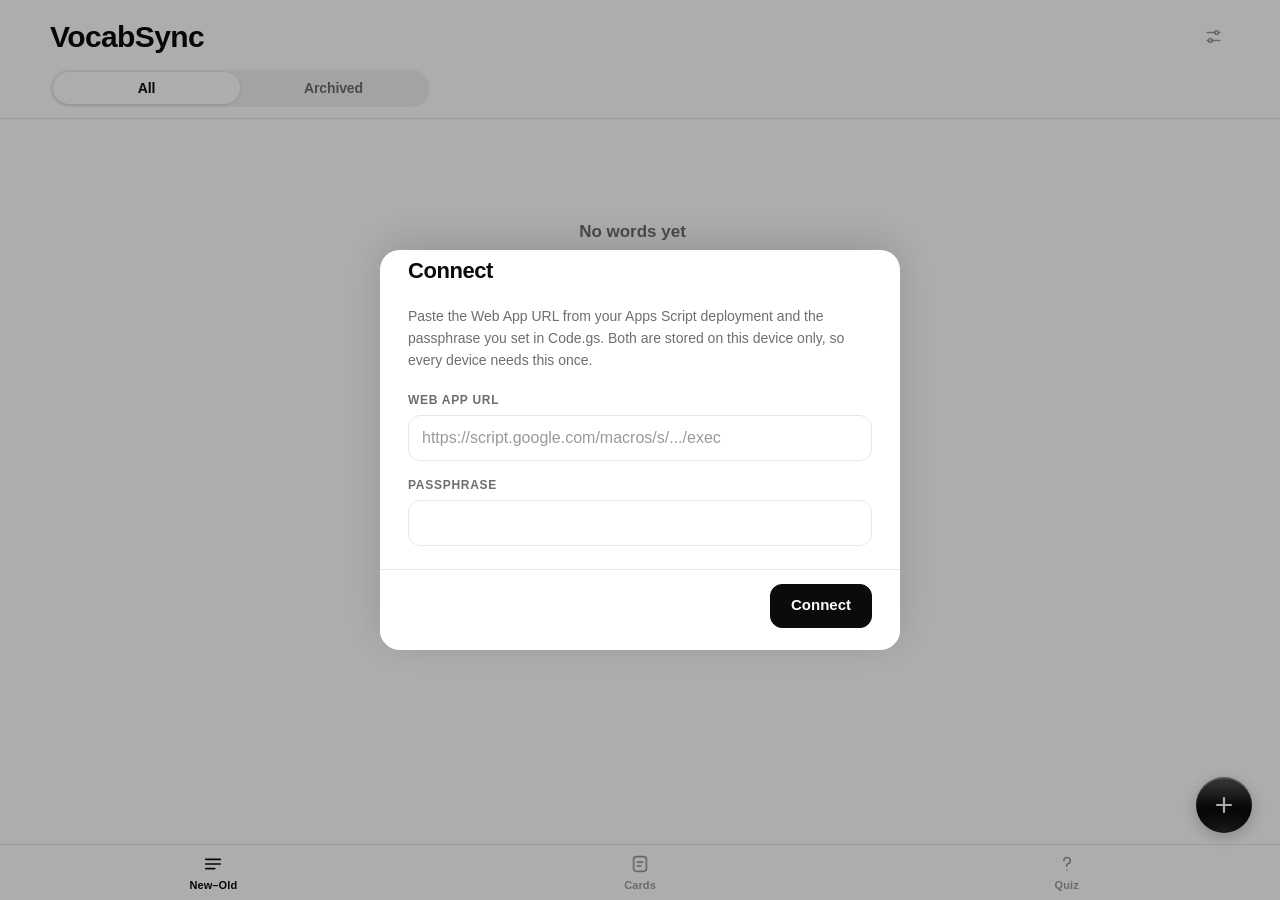
<file: index.html>
<!doctype html>
<html lang="en">
<head>
  <meta charset="utf-8">
  <!-- maximum-scale/user-scalable hold in the installed Home Screen app; iOS
       Safari ignores them by design and keeps pinch zoom available. -->
  <meta name="viewport"
        content="width=device-width, initial-scale=1, maximum-scale=1, user-scalable=no, viewport-fit=cover">
  <meta http-equiv="Content-Security-Policy"
        content="default-src 'self'; connect-src 'self' https://script.google.com https://script.googleusercontent.com; img-src 'self' data:; style-src 'self'; script-src 'self'; base-uri 'none'; form-action 'none'">

  <title>VocabSync</title>
  <meta name="description" content="A minimal vocabulary notebook synced through Google Sheets.">

  <!-- Theme follows the device setting; no in-app toggle by design. -->
  <meta name="color-scheme" content="light dark">
  <meta name="theme-color" content="#ffffff" media="(prefers-color-scheme: light)">
  <meta name="theme-color" content="#202020" media="(prefers-color-scheme: dark)">

  <!-- iOS standalone web app -->
  <meta name="apple-mobile-web-app-capable" content="yes">
  <meta name="mobile-web-app-capable" content="yes">
  <meta name="apple-mobile-web-app-status-bar-style" content="default">
  <meta name="apple-mobile-web-app-title" content="VocabSync">

  <link rel="manifest" href="./manifest.json">
  <link rel="icon" href="./icons/icon.svg" type="image/svg+xml">
  <link rel="apple-touch-icon" href="./icons/icon-180.png">

  <link rel="stylesheet" href="./css/theme.css">
  <link rel="stylesheet" href="./css/layout.css">
  <link rel="stylesheet" href="./css/components.css">
  <link rel="stylesheet" href="./css/animations.css">
</head>
<body>

  <header class="app-header">
    <div class="app-header__inner">
      <div class="app-header__bar">
        <h1 class="app-header__title">VocabSync</h1>

        <div class="app-header__tools">
          <button class="header-action" id="settings-button" type="button" aria-label="Connection settings">
            <svg viewBox="0 0 24 24" aria-hidden="true" focusable="false">
              <path d="M4 7h10M18 7h2M4 17h2M10 17h10" />
              <circle cx="16" cy="7" r="2.4" />
              <circle cx="8" cy="17" r="2.4" />
            </svg>
          </button>
        </div>
      </div>

      <!-- Every live word, or the ones put aside. The pill
           behind the selected tab slides between them. -->
      <div class="filter" id="filter" role="tablist" aria-label="Show">
        <span class="filter__indicator" aria-hidden="true"></span>
        <button class="filter__tab" type="button" role="tab" data-filter="all">All</button>
        <button class="filter__tab filter__tab--archived" type="button" role="tab" data-filter="archived">Archived</button>
      </div>
    </div>
  </header>

  <main class="app-main">
    <ul class="word-list" id="word-list" aria-label="Saved words"></ul>

    <!-- The same words one screen at a time, shuffled; see js/cards.js. -->
    <div class="cards" id="cards" aria-label="Cards, shuffled" hidden></div>

    <!-- Quiz home: what is waiting, and the way in. -->
    <section class="quiz-home" id="quiz-home" hidden>
      <p class="quiz-home__label">Ready now</p>
      <p class="quiz-home__count" id="quiz-ready">0</p>
      <p class="quiz-home__meta">
        <span class="quiz-home__unknown" id="quiz-unknown"></span>
        <span class="quiz-home__new" id="quiz-new"></span>
      </p>

      <button class="button quiz-home__start" id="quiz-start" type="button">Start quiz</button>

      <div class="quiz-home__progress" id="quiz-progress">
        <p class="quiz-home__caption">Progress</p>
        <div class="bar" id="quiz-bar">
          <span class="bar__part bar__part--new" id="bar-new"></span>
          <span class="bar__part bar__part--learning" id="bar-learning"></span>
          <span class="bar__part bar__part--solid" id="bar-solid"></span>
        </div>
        <p class="quiz-home__legend">
          <span class="quiz-home__key quiz-home__key--new" id="legend-new"></span>
          <span class="quiz-home__key quiz-home__key--learning" id="legend-learning"></span>
          <span class="quiz-home__key quiz-home__key--solid" id="legend-solid"></span>
        </p>
      </div>

      <p class="quiz-home__empty" id="quiz-empty" hidden>Add a word to quiz yourself on it.</p>
    </section>

    <p class="empty" id="empty-state" hidden>
      <span class="empty__title" id="empty-title">No words yet</span>
      <span class="empty__hint" id="empty-hint">Tap + to add your first one.</span>
    </p>
  </main>

  <!-- The quiz itself, over everything: no header, no tab bar, one card. -->
  <section class="quiz" id="quiz" hidden>
    <div class="quiz__bar">
      <button class="quiz__end" id="quiz-end" type="button">End</button>
      <span class="quiz__count" id="quiz-answered">0 answered</span>
    </div>

    <div class="quiz__stage" id="quiz-stage"></div>

    <div class="quiz__foot" id="quiz-foot">
      <p class="quiz__hint" id="quiz-flip-hint">Tap the card to see the answer</p>

      <div class="quiz__actions" id="quiz-actions">
        <button class="grade grade--missed" id="grade-missed" type="button">
          <span class="grade__label">Missed</span>
          <span class="grade__hint" id="grade-missed-hint"></span>
        </button>
        <button class="grade grade--got" id="grade-got" type="button">
          <span class="grade__label">Got it</span>
          <span class="grade__hint" id="grade-got-hint"></span>
        </button>
      </div>
    </div>
  </section>

  <button class="fab" id="add-button" type="button" aria-label="Add a word">
    <svg class="fab__icon" viewBox="0 0 24 24" aria-hidden="true" focusable="false">
      <path d="M12 5v14M5 12h14" />
    </svg>
  </button>

  <nav class="tabbar" id="tabbar" aria-label="Sections">
    <button class="tabbar__tab is-active" id="tab-list" type="button" data-tab="list" aria-pressed="true">
      <svg viewBox="0 0 24 24" aria-hidden="true" focusable="false">
        <path d="M4 7h16M4 12h16M4 17h10" />
      </svg>
      <span id="tab-list-label">A–Z</span>
    </button>
    <button class="tabbar__tab" id="tab-cards" type="button" data-tab="cards" aria-pressed="false">
      <svg viewBox="0 0 24 24" aria-hidden="true" focusable="false">
        <rect x="5" y="4" width="14" height="16" rx="3" />
        <path d="M9 10h6M9 14h4" />
      </svg>
      <span>Cards</span>
    </button>
    <button class="tabbar__tab" id="tab-quiz" type="button" data-tab="quiz" aria-pressed="false">
      <svg viewBox="0 0 24 24" aria-hidden="true" focusable="false">
        <path d="M8.6 8.4a3.5 3.5 0 1 1 4.6 3.3c-1 .4-1.6 1.2-1.6 2.3v.6M12 18.6h.01" />
      </svg>
      <span>Quiz</span>
    </button>
  </nav>

  <!-- Detail view: every field of a single word. -->
  <dialog class="sheet sheet--tall" id="detail-dialog" aria-labelledby="detail-word">
    <div class="sheet__grip" aria-hidden="true"><span class="sheet__handle"></span></div>

    <div class="sheet__body">
      <!-- margin-block:auto on this wrapper centres short entries without the
           overflow clipping that justify-content:center would cause. -->
      <div class="detail__content">
        <div class="detail__tags">
          <p class="detail__pos" id="detail-pos"></p>
          <!-- Puts the word aside, or brings it back. -->
          <button class="detail__archive" id="detail-archive" type="button" aria-pressed="false">
            <span id="detail-archive-text"></span>
          </button>
        </div>

        <div class="detail__headline">
          <h2 class="detail__word" id="detail-word"></h2>
          <div class="wordlinks">
            <a class="youglish" id="detail-youglish" target="_blank" rel="noopener noreferrer">
              <span class="youglish__label">youglish</span>
              <svg class="youglish__chevron" viewBox="0 0 24 24" aria-hidden="true" focusable="false">
                <path d="M9 6l6 6-6 6" />
              </svg>
            </a>
            <a class="youglish" id="detail-duckduckgo" target="_blank" rel="noopener noreferrer">
              <span class="youglish__label">duckduckgo</span>
              <svg class="youglish__chevron" viewBox="0 0 24 24" aria-hidden="true" focusable="false">
                <path d="M9 6l6 6-6 6" />
              </svg>
            </a>
          </div>
        </div>

        <section class="detail__block" id="detail-definition-block">
          <h3 class="detail__heading">Definition</h3>
          <p class="detail__text" id="detail-definition"></p>
        </section>

        <section class="detail__block" id="detail-note-block">
          <h3 class="detail__heading">Note</h3>
          <p class="detail__text" id="detail-note"></p>
        </section>
      </div>
    </div>

    <div class="sheet__actions">
      <button class="button button--ghost" id="detail-delete" type="button">Delete</button>
      <button class="button" id="detail-edit" type="button">Edit</button>
    </div>
  </dialog>

  <!-- Add / edit form. Field order is fixed: word, part of speech, definition, note. -->
  <dialog class="sheet" id="form-dialog" aria-labelledby="form-title">
    <div class="sheet__grip" aria-hidden="true"><span class="sheet__handle"></span></div>

    <!-- Outside the scroller, so the title and the grip stay put and a
         downward swipe is always within reach. -->
    <div class="sheet__head sheet__head--plain">
      <h2 class="sheet__title" id="form-title">New word</h2>
    </div>

    <form class="sheet__body form" id="word-form" novalidate>
      <label class="field">
        <span class="field__label">Word</span>
        <input class="field__input" id="field-word" name="word" type="text" required
               autocomplete="off" autocapitalize="none" spellcheck="false">
      </label>

      <!-- A button, not a <select>: the native control opens the iOS wheel
           picker, which cannot be styled to match the rest of the app. -->
      <div class="field">
        <span class="field__label" id="pos-label">Part of speech</span>
        <button class="field__input field__trigger" id="field-pos" type="button"
                aria-labelledby="pos-label" aria-haspopup="listbox">
          <span class="field__value" id="field-pos-value"></span>
          <svg class="field__chevron" viewBox="0 0 24 24" aria-hidden="true" focusable="false">
            <path d="M6 9l6 6 6-6" />
          </svg>
        </button>
      </div>

      <label class="field">
        <span class="field__label">Definition</span>
        <textarea class="field__input field__textarea" id="field-definition" name="definition" rows="3"></textarea>
      </label>

      <label class="field">
        <span class="field__label">Note</span>
        <textarea class="field__input field__textarea" id="field-note" name="note" rows="3"></textarea>
      </label>

      <div class="field">
        <span class="field__label" id="color-label">Colour</span>
        <div class="swatches" id="field-color" role="radiogroup" aria-labelledby="color-label"></div>
      </div>

      <p class="form__error" id="form-error" hidden></p>

      <div class="sheet__actions">
        <button class="button button--ghost" id="form-cancel" type="button">Cancel</button>
        <button class="button" id="form-submit" type="submit">Save</button>
      </div>
    </form>
  </dialog>

  <!-- Shared option picker: part of speech and sort order both use it. -->
  <dialog class="sheet sheet--picker" id="picker-dialog" aria-labelledby="picker-title">
    <div class="sheet__grip" aria-hidden="true"><span class="sheet__handle"></span></div>

    <div class="sheet__head">
      <h2 class="sheet__title" id="picker-title"></h2>
      <button class="icon-button" type="button" data-close aria-label="Close">
        <svg viewBox="0 0 24 24" aria-hidden="true" focusable="false">
          <path d="M6 6l12 12M18 6L6 18" />
        </svg>
      </button>
    </div>

    <div class="sheet__body">
      <ul class="options" id="picker-options" role="listbox" aria-labelledby="picker-title"></ul>
    </div>
  </dialog>

  <dialog class="alert" id="confirm-dialog" aria-labelledby="confirm-title">
    <div class="alert__body">
      <h2 class="alert__title" id="confirm-title"></h2>
      <p class="alert__text" id="confirm-text"></p>
    </div>
    <div class="alert__actions">
      <button class="button button--ghost" id="confirm-cancel" type="button">Cancel</button>
      <button class="button button--danger" id="confirm-accept" type="button">Delete</button>
    </div>
  </dialog>

  <!-- First-run setup: endpoint + passphrase are stored on the device, never in the repo. -->
  <dialog class="sheet" id="setup-dialog" aria-labelledby="setup-title">
    <div class="sheet__grip" id="setup-grip" aria-hidden="true" hidden><span class="sheet__handle"></span></div>

    <div class="sheet__dismiss" id="setup-dismiss" hidden>
      <button class="icon-button" type="button" data-close aria-label="Close">
        <svg viewBox="0 0 24 24" aria-hidden="true" focusable="false">
          <path d="M6 6l12 12M18 6L6 18" />
        </svg>
      </button>
    </div>

    <form class="sheet__body form" id="setup-form" novalidate>
      <h2 class="sheet__title" id="setup-title">Connect</h2>
      <p class="sheet__lead">
        Paste the Web App URL from your Apps Script deployment and the passphrase you set in
        <code>Code.gs</code>. Both are stored on this device only, so every device needs this once.
      </p>

      <!-- Which deployment this device is talking to, and whether its code is
           current. Two devices on different deployments is the usual reason
           one of them shows old behaviour after an update. -->
      <p class="setup__status" id="setup-status" hidden></p>

      <label class="field">
        <span class="field__label">Web App URL</span>
        <input class="field__input" id="field-url" name="url" type="url"
               placeholder="https://script.google.com/macros/s/.../exec"
               autocomplete="off" autocapitalize="none" spellcheck="false" required>
      </label>

      <label class="field">
        <span class="field__label">Passphrase</span>
        <input class="field__input" id="field-passphrase" name="passphrase" type="password"
               autocomplete="off" autocapitalize="none" spellcheck="false" required>
      </label>

      <p class="form__error" id="setup-error" hidden></p>

      <div class="sheet__actions">
        <button class="button button--danger" id="setup-disconnect" type="button" hidden>Disconnect</button>
        <button class="button" id="setup-submit" type="submit">Connect</button>
      </div>
    </form>
  </dialog>

  <div class="toast" id="toast" role="status" aria-live="polite" hidden></div>

  <div class="banner banner--hint" id="install-hint" hidden>
    <span class="banner__text">Add to Home Screen: tap Share, then “Add to Home Screen”.</span>
    <button class="banner__action" id="install-dismiss" type="button">Got it</button>
  </div>

  <script type="module" src="./js/app.js"></script>
</body>
</html>
</file>
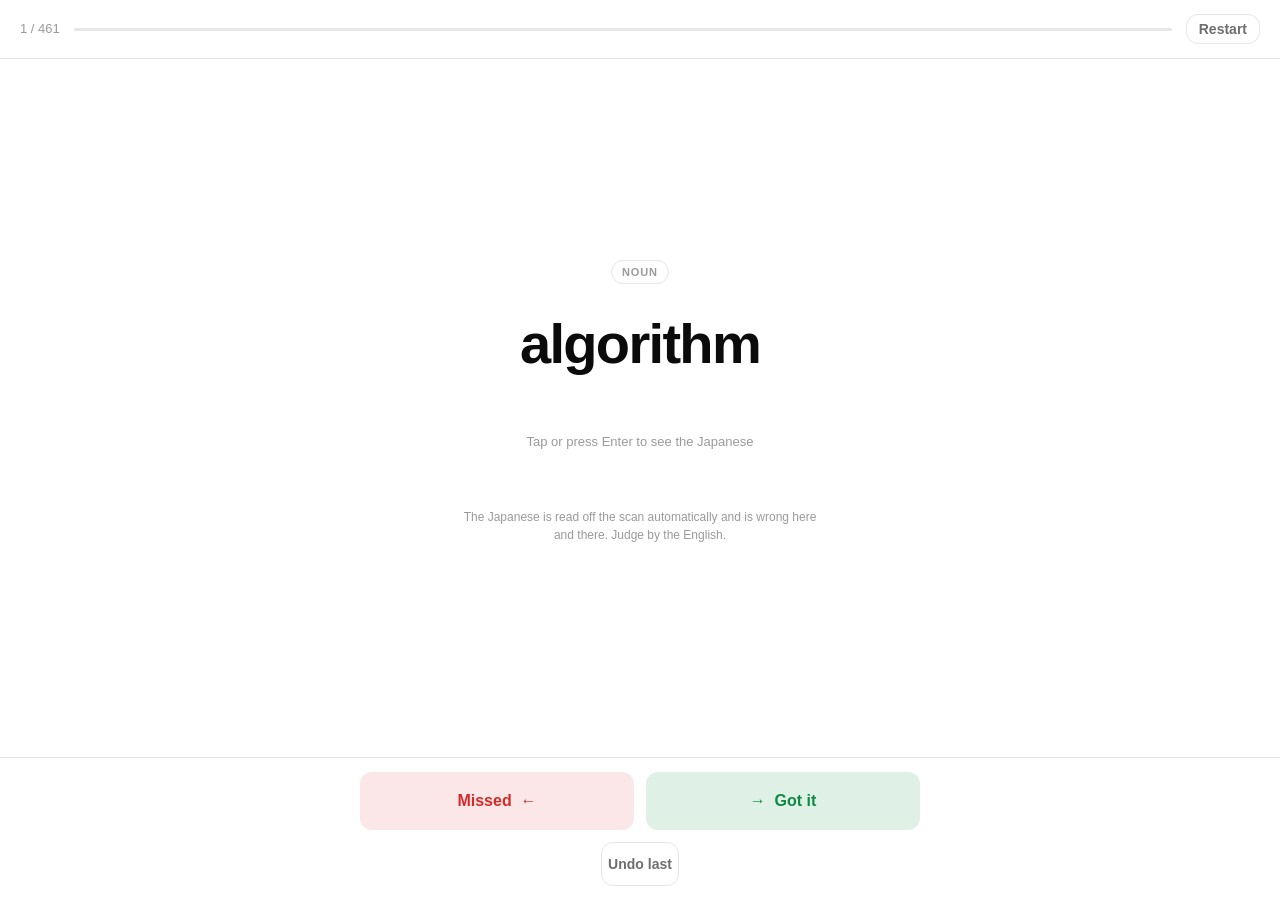
<file: tools/glossary-triage.html>
<!doctype html>
<html lang="en">
<head>
<meta charset="utf-8">
<meta name="viewport" content="width=device-width, initial-scale=1, viewport-fit=cover">
<title>Glossary triage</title>
<style>
  :root{
    --bg:#ffffff; --text:#0b0b0b; --dim:#6e6e6e; --faint:#9a9a9a;
    --line:#e6e6e6; --known:#0E8A45; --known-tint:rgba(14,138,69,.13);
    --missed:#D42A2A; --missed-tint:rgba(212,42,42,.11); --card:#ffffff;
  }
  @media (prefers-color-scheme: dark){
    :root{ --bg:#202020; --text:#f2f2f2; --dim:#a8a8a8; --faint:#777;
      --line:#333; --known:#4FC98A; --known-tint:rgba(79,201,138,.16);
      --missed:#FF8080; --missed-tint:rgba(255,128,128,.15); --card:#2a2a2a; }
  }
  *{box-sizing:border-box}
  body{margin:0;background:var(--bg);color:var(--text);
    font:16px/1.5 -apple-system,BlinkMacSystemFont,"Segoe UI",Helvetica,Arial,sans-serif;
    display:flex;flex-direction:column;min-height:100dvh;
    padding:env(safe-area-inset-top) env(safe-area-inset-right) env(safe-area-inset-bottom) env(safe-area-inset-left)}
  header{display:flex;align-items:center;justify-content:space-between;
    padding:14px 20px;border-bottom:1px solid var(--line);font-size:13px;color:var(--faint)}
  .bar{height:3px;background:var(--line);border-radius:999px;overflow:hidden;flex:1;margin:0 14px}
  .bar i{display:block;height:100%;background:var(--text);width:0;transition:width .2s}
  main{flex:1;display:flex;flex-direction:column;align-items:center;justify-content:center;
    padding:24px;text-align:center;gap:18px}
  .word{font-size:clamp(32px,9vw,56px);font-weight:700;letter-spacing:-.03em;
    overflow-wrap:anywhere;margin:0}
  .pos{font-size:11px;font-weight:600;letter-spacing:.08em;text-transform:uppercase;
    color:var(--faint);border:1px solid var(--line);border-radius:999px;padding:3px 10px}
  .gloss{min-height:74px;display:flex;flex-direction:column;gap:4px;justify-content:center}
  .ja{font-size:24px;font-weight:600}
  .ro{font-size:15px;color:var(--dim)}
  .hint{font-size:13px;color:var(--faint)}
  .warn{font-size:12px;color:var(--faint);max-width:30em}
  footer{padding:14px 20px calc(14px + env(safe-area-inset-bottom));border-top:1px solid var(--line)}
  .acts{display:grid;grid-template-columns:1fr 1fr;gap:12px;max-width:560px;margin:0 auto}
  button{font:inherit;border:0;border-radius:12px;height:58px;cursor:pointer;
    font-weight:650;font-size:16px;transition:transform .12s}
  button:active{transform:scale(.97)}
  .missed{background:var(--missed-tint);color:var(--missed)}
  .got{background:var(--known-tint);color:var(--known)}
  .ghost{background:transparent;color:var(--dim);border:1px solid var(--line);height:44px;font-size:14px}
  .row{display:flex;gap:10px;justify-content:center;margin-top:12px;flex-wrap:wrap}
  .done{padding:24px;max-width:760px;margin:0 auto;width:100%}
  .done h1{font-size:26px;margin:0 0 6px}
  .done p{color:var(--dim);margin:0 0 18px}
  textarea{width:100%;height:280px;font:13px/1.5 ui-monospace,SFMono-Regular,Menlo,monospace;
    background:var(--card);color:var(--text);border:1px solid var(--line);border-radius:12px;padding:12px}
  .stat{display:flex;gap:22px;margin-bottom:18px;font-size:15px}
  .stat b{font-size:26px;display:block;font-weight:700}
  .hidden{display:none}
</style>
</head>
<body>

<header>
  <span id="count">0 / 0</span>
  <span class="bar"><i id="fill"></i></span>
  <button class="ghost" id="restart" style="height:30px;padding:0 12px">Restart</button>
</header>

<main id="card">
  <span class="pos" id="pos"></span>
  <h1 class="word" id="word"></h1>
  <div class="gloss">
    <div id="gloss" class="hidden">
      <div class="ja" id="ja"></div>
      <div class="ro" id="ro"></div>
    </div>
    <div class="hint" id="hint">Tap or press Enter to see the Japanese</div>
  </div>
  <p class="warn">The Japanese is read off the scan automatically and is wrong
     here and there. Judge by the English.</p>
</main>

<footer>
  <div class="acts">
    <button class="missed" id="bMissed">Missed &nbsp;&larr;</button>
    <button class="got" id="bGot">&rarr;&nbsp; Got it</button>
  </div>
  <div class="row"><button class="ghost" id="bBack">Undo last</button></div>
</footer>

<section class="done hidden" id="done">
  <h1>Done</h1>
  <p id="summary"></p>
  <div class="stat">
    <span>Missed<b id="nMissed">0</b></span>
    <span>Got it<b id="nGot">0</b></span>
  </div>
  <p>Paste this into the <b>Inbox</b> tab of the VocabSync spreadsheet (cell A1),
     then run <code>previewInbox()</code> in the Apps Script editor.</p>
  <div class="row" style="justify-content:flex-start;margin:0 0 10px">
    <button class="ghost" id="bCopy">Copy</button>
    <button class="ghost" id="bAgain">Go through the missed ones again</button>
    <button class="ghost" id="bReset">Start over</button>
  </div>
  <textarea id="out" readonly></textarea>
</section>

<script>
const WORDS = [{"w":"algorithm","j":"アルゴリズム","r":"arugorizumu","p":"Noun","g":"p1"},{"w":"all","j":"すべての","r":"subete no","p":"Adj","g":"p1"},{"w":"almost","j":"ほとんど","r":"hotondo","p":"Noun","g":"p1"},{"w":"approximate","j":"近似","r":"kinji","p":"Noun","g":"p1"},{"w":"axiom","j":"公理","r":"köri","p":"Noun","g":"p1"},{"w":"back","j":"後ろ","r":"ushiro","p":"Noun","g":"p1"},{"w":"bottom","j":"厎","r":"soko","p":"Noun","g":"p1"},{"w":"but","j":"しかし","r":"shikashi","p":"Noun","g":"p1"},{"w":"calculate","j":"計算","r":"keisan","p":"Noun","g":"p1"},{"w":"canonical","j":"標準的な","r":"hyojunteki na","p":"Adj","g":"p1"},{"w":"certain","j":"特定の","r":"tokutei no","p":"Adj","g":"p1"},{"w":"characteristic","j":"特性な","r":"tokuseiteki na","p":"Adj","g":"p1"},{"w":"compare","j":"比べる","r":"kuraberu","p":"Noun","g":"p1"},{"w":"complete","j":"完備","r":"kanbi","p":"Noun","g":"p1"},{"w":"computer program","j":"コンピュータプログラム","r":"konpyuta puroguramu","p":"Noun","g":"p1"},{"w":"contradiction","j":"矛盾","r":"mujun","p":"Noun","g":"p1"},{"w":"corollary","j":"系","r":"kei","p":"Noun","g":"p1"},{"w":"criterion","j":"判定条件","r":"hanteijoken","p":"Noun","g":"p1"},{"w":"critical","j":"臨界","r":"rinkai","p":"Noun","g":"p1"},{"w":"deduce","j":"減らす","r":"herasu","p":"Noun","g":"p1"},{"w":"definite","j":"-定の","r":"ittei no","p":"Adj","g":"p1"},{"w":"definition","j":"定義","r":"teigi","p":"Noun","g":"p1"},{"w":"degenerate","j":"退化の","r":"taika no","p":"Adj","g":"p1"},{"w":"diagram","j":"図形","r":"zukei","p":"Noun","g":"p1"},{"w":"distinct","j":"毘なろ","r":"kotonaru","p":"Noun","g":"p1"},{"w":"elementary","j":"初等な","r":"shotöteki na","p":"Adj","g":"p1"},{"w":"equality","j":"","r":"toshiki","p":"Noun","g":"p1"},{"w":"equation","j":"方程式","r":"höteishiki","p":"Noun","g":"p1"},{"w":"error","j":"ラ","r":"era","p":"Noun","g":"p1"},{"w":"every","j":"それぞれ","r":"sorezore","p":"Noun","g":"p1"},{"w":"everywhere","j":"どこでも","r":"dokodemo","p":"Noun","g":"p1"},{"w":"exact","j":"完全な","r":"kanzen na","p":"Adj","g":"p1"},{"w":"exercise","j":"練習","r":"renshu","p":"Noun","g":"p1"},{"w":"explain","j":"説明","r":"setsumei","p":"Noun","g":"p1"},{"w":"explicit","j":"明白な","r":"meihaku na","p":"Adj","g":"p1"},{"w":"false","j":"偽","r":"gi","p":"Noun","g":"p1"},{"w":"far","j":"遠殆結ま流例）い","r":"tõi","p":"Noun","g":"p1"},{"w":"few","j":"どない","r":"hotondonai","p":"Noun","g":"p1"},{"w":"finally","j":"","r":"kekkyoku","p":"Noun","g":"p1"},{"w":"first of all","j":"ま","r":"mazu","p":"Expression","g":"p1"},{"w":"flowchart","j":"流れ図","r":"nagarezu","p":"Noun","g":"p1"},{"w":"for example","j":"例","r":"tatoeba","p":"Noun","g":"p1"},{"w":"formal","j":"形式な","r":"keishikiteki na","p":"Adj","g":"p1"},{"w":"from now on","j":"今から","r":"imakara","p":"Expression","g":"p1"},{"w":"front","j":"前","r":"mae","p":"Noun","g":"p1"},{"w":"fundamental","j":"基本な","r":"kihonteki na","p":"Adj","g":"p1"},{"w":"game","j":"ゲーム","r":"gēmu","p":"Noun","g":"p1"},{"w":"generalize","j":"一般化","r":"ippanka","p":"Noun","g":"p1"},{"w":"global","j":"大昌的な","r":"taikyokuteki na","p":"Adj","g":"p1"},{"w":"hypothesis","j":"定","r":"katei","p":"Noun","g":"p1"},{"w":"i. e.","j":"なわち","r":"sunawachi","p":"Noun","g":"p1"},{"w":"identity","j":"単位元","r":"","p":"Noun","g":"p1"},{"w":"important","j":"重要","r":"jüyo","p":"Noun","g":"p1"},{"w":"in order to","j":"のために","r":"no tameni","p":"Expression","g":"p1"},{"w":"inequality","j":"不等式","r":"futöshiki","p":"Noun","g":"p1"},{"w":"introduce","j":"導入","r":"donyu","p":"Noun","g":"p1"},{"w":"invariant","j":"不変重","r":"fuhenryo","p":"Noun","g":"p1"},{"w":"inverse","j":"逆","r":"gyaku","p":"Noun","g":"p1"},{"w":"investigate","j":"調べる","r":"shiraberu","p":"Noun","g":"p1"},{"w":"large","j":"大きい","r":"oki i","p":"Noun","g":"p1"},{"w":"left","j":"左","r":"hidari","p":"Noun","g":"p1"},{"w":"lemma","j":"補助定理","r":"hojoteiri","p":"Noun","g":"p1"},{"w":"less","j":"より少ない","r":"yorisukunai","p":"Noun","g":"p1"},{"w":"let","j":"・・・とおく","r":"• • • to oku","p":"Noun","g":"p1"},{"w":"local","j":"县所的な","r":"kyokushoteki na","p":"Adj","g":"p1"},{"w":"lower","j":"下側","r":"shitagawa","p":"Noun","g":"p1"},{"w":"many","j":"多くの","r":"okuno","p":"Noun","g":"p1"},{"w":"more","j":"より多い","r":"yorioi","p":"Noun","g":"p1"},{"w":"multiple","j":"倍数","r":"baisu","p":"Noun","g":"p1"},{"w":"narrow","j":"狭い","r":"semai","p":"Noun","g":"p1"},{"w":"natural","j":"自然な","r":"shizen na","p":"Adj","g":"p1"},{"w":"near","j":"近い","r":"chikai","p":"Noun","g":"p1"},{"w":"necessary","j":"必要","r":"hitsuyo","p":"Noun","g":"p1"},{"w":"observe","j":"観察する","r":"kansatsusuru","p":"Noun","g":"p1"},{"w":"obvious","j":"明らか","r":"akiraka","p":"Noun","g":"p1"},{"w":"opposite","j":"反对","r":"hantai","p":"Noun","g":"p1"},{"w":"partial","j":"部分","r":"bubunteki","p":"Noun","g":"p1"},{"w":"perhaps","j":"たぶん","r":"tabun","p":"Noun","g":"p1"},{"w":"permit","j":"許す","r":"yurusu","p":"Noun","g":"p1"},{"w":"(im) possible","j":"（不）可能","r":"(fu) kano","p":"Noun","g":"p1"},{"w":"primitive","j":"原始の","r":"genshi no","p":"Adj","g":"p1"},{"w":"problem","j":"問題","r":"mondai","p":"Noun","g":"p1"},{"w":"proof","j":"証明","r":"shomei","p":"Noun","g":"p1"},{"w":"proposition","j":"命題","r":"meidai","p":"Noun","g":"p1"},{"w":"QED","j":"証明終了","r":"shomei shuryo","p":"Noun","g":"p1"},{"w":"rapid","j":"速い","r":"hayai","p":"Noun","g":"p1"},{"w":"(ir) reducible","j":"（非）可約な","r":"(hi) kayaku na","p":"Adj","g":"p1"},{"w":"regular","j":"正目の","r":"seisoku no","p":"Adj","g":"p1"},{"w":"result","j":"","r":"kekka","p":"Noun","g":"p1"},{"w":"right","j":"じ足すあ異いさくく別定いに称い理論っ","r":"migi","p":"Noun","g":"p1"},{"w":"same","j":"コ1一","r":"onaji","p":"Noun","g":"p1"},{"w":"satisfy","j":"［満","r":"manzoku","p":"Noun","g":"p1"},{"w":"show","j":"示す","r":"shimesu","p":"Noun","g":"p1"},{"w":"since","j":"るから","r":"dearukara","p":"Noun","g":"p1"},{"w":"singular","j":"な","r":"tokui na","p":"Adj","g":"p1"},{"w":"slow","j":"","r":"OS01","p":"Noun","g":"p1"},{"w":"small","j":"小さい","r":"chisai","p":"Noun","g":"p1"},{"w":"solve","j":"","r":"toku","p":"Noun","g":"p1"},{"w":"some","j":"つか","r":"ikutsuka","p":"Noun","g":"p1"},{"w":"special","j":"特別","r":"tokubetsu","p":"Noun","g":"p1"},{"w":"stable","j":"な","r":"antei na","p":"Adj","g":"p1"},{"w":"strong","j":"","r":"tsuyoi","p":"Noun","g":"p1"},{"w":"suppose","j":"仮に","r":"karini","p":"Noun","g":"p1"},{"w":"symmetric","j":"対称","r":"taisho","p":"Noun","g":"p1"},{"w":"tall","j":"","r":"takai","p":"Noun","g":"p1"},{"w":"theorem","j":"定理","r":"teiri","p":"Noun","g":"p1"},{"w":"theory","j":"論","r":"riron","p":"Noun","g":"p1"},{"w":"therefore","j":"従：って","r":"shitagatte","p":"Noun","g":"p1"},{"w":"top","j":"T","r":"ue","p":"Noun","g":"p1"},{"w":"true","j":"","r":"shin","p":"Noun","g":"p1"},{"w":"upper","j":"","r":"uegawa","p":"Noun","g":"p1"},{"w":"useful","j":"有田","r":"yuyo na","p":"Adj","g":"p1"},{"w":"weak","j":"弱い","r":"yowai","p":"Noun","g":"p1"},{"w":"wide","j":"広い","r":"hiroi","p":"Noun","g":"p1"},{"w":"without","j":"以外","r":"igai","p":"Noun","g":"p1"},{"w":"2","j":"","r":"ni","p":"Noun","g":"p1"},{"w":"10","j":"｜十","r":"ju","p":"Noun","g":"p1"},{"w":"100","j":"","r":"hyaku","p":"Noun","g":"p1"},{"w":"1000","j":"千","r":"sen","p":"Noun","g":"p2"},{"w":"10000","j":"（一","r":"(ichi)man","p":"Noun","g":"p2"},{"w":"100000","j":"十万","r":"juman","p":"Noun","g":"p2"},{"w":"1000000","j":"","r":"hyakuman","p":"Noun","g":"p2"},{"w":"20","j":"","r":"niju","p":"Noun","g":"p2"},{"w":"37","j":"","r":"sanjushichi","p":"Noun","g":"p2"},{"w":"absolute value","j":"対","r":"zettaichi","p":"Noun","g":"p2"},{"w":"add","j":"加え","r":"kuwaeru","p":"Noun","g":"p2"},{"w":"algebraic","j":"代数的な","r":"daisuteki na","p":"Adj","g":"p2"},{"w":"average","j":"平均","r":"heikin","p":"Noun","g":"p2"},{"w":"complex","j":"","r":"fukuso","p":"Noun","g":"p2"},{"w":"conjugate","j":"#","r":"kyõeki","p":"Noun","g":"p2"},{"w":"denominator","j":"","r":"bunbo","p":"Noun","g":"p2"},{"w":"difference","j":"差","r":"sa","p":"Noun","g":"p2"},{"w":"divide","j":"割乃","r":"waru","p":"Noun","g":"p2"},{"w":"equal","j":"等しい","r":"hitoshii","p":"Noun","g":"p2"},{"w":"exponent","j":"指数の","r":"shisu no","p":"Adj","g":"p2"},{"w":"first","j":"最初の","r":"saisho no","p":"Adj","g":"p2"},{"w":"fraction","j":"ぃ","r":"bunsu","p":"Noun","g":"p2"},{"w":"greater","j":"大きい","r":"öki i","p":"Noun","g":"p2"},{"w":"half","j":"4","r":"hanbun","p":"Noun","g":"p2"},{"w":"imaginary","j":"•虚","r":"kyO","p":"Noun","g":"p2"},{"w":"integer","j":"整数","r":"seisü","p":"Noun","g":"p2"},{"w":"irrational","j":"無理性","r":"murisei","p":"Noun","g":"p2"},{"w":"last","j":"","r":"saigo","p":"Noun","g":"p2"},{"w":"minus","j":"マイナス","r":"mainasu","p":"Noun","g":"p2"},{"w":"multiply","j":"掛ける","r":"kakeru","p":"Noun","g":"p2"},{"w":"negative","j":"（負","r":"fu","p":"Noun","g":"p2"},{"w":"numerator","j":"分子","r":"bunshi","p":"Noun","g":"p2"},{"w":"plus","j":"たす","r":"tasu","p":"Noun","g":"p2"},{"w":"positive","j":"正","r":"sei","p":"Noun","g":"p2"},{"w":"power","j":"累乗","r":"ruijõ","p":"Noun","g":"p2"},{"w":"product","j":"積","r":"seki","p":"Noun","g":"p2"},{"w":"quaternion","j":"四元数","r":"yogensu","p":"Noun","g":"p2"},{"w":"quotient","j":"此","r":"hi","p":"Noun","g":"p2"},{"w":"rational","j":"有理件","r":"yurisei","p":"Noun","g":"p2"},{"w":"real","j":"実","r":"jitu","p":"Noun","g":"p2"},{"w":"second","j":"番目","r":"ni banme","p":"Noun","g":"p2"},{"w":"square","j":"自乗","r":"jijo","p":"Noun","g":"p2"},{"w":"square root","j":"平方根","r":"heihökon","p":"Noun","g":"p2"},{"w":"subtract","j":"引く","r":"hiku","p":"Noun","g":"p2"},{"w":"sum","j":"和","r":"wa","p":"Noun","g":"p2"},{"w":"transcendetal","j":"超越な","r":"chöetsuteki na","p":"Adj","g":"p2"},{"w":"Number Theory","j":"ory","r":"","p":"Noun","g":"p2"},{"w":"adele","j":"アデール","r":"aderu","p":"Noun","g":"p2"},{"w":"automorphic form","j":"保型形式","r":"hokeikeishiki","p":"Noun","g":"p2"},{"w":"base","j":"底","r":"tei","p":"Noun","g":"p2"},{"w":"binary","j":"二項の","r":"niko no","p":"Adj","g":"p2"},{"w":"binomial coefficient","j":"二項係数","r":"nikökeisü","p":"Noun","g":"p2"},{"w":"class field theory","j":"類纇体論","r":"ruitairon","p":"Expression","g":"p2"},{"w":"composite","j":"合成の","r":"gôsei no","p":"Adj","g":"p2"},{"w":"congruence","j":"同値","r":"dochi","p":"Noun","g":"p2"},{"w":"continued fraction","j":"連仔数","r":"renbunsu","p":"Noun","g":"p2"},{"w":"cyclotomic","j":"円分の","r":"enbun no","p":"Adj","g":"p2"},{"w":"decimal","j":"十進法","r":"jusshinho","p":"Noun","g":"p2"},{"w":"even number","j":"奇数","r":"kisu","p":"Noun","g":"p2"},{"w":"factorial","j":"階乗の","r":"kaijo no","p":"Adj","g":"p2"},{"w":"Galois group","j":"ガロア群","r":"garoagun","p":"Noun","g":"p2"},{"w":"(greatest common) divisor","j":"（最大小）約数","r":"(saidaikö) yakusu","p":"Expression","g":"p2"},{"w":"idele","j":"イデール","r":"ideru","p":"Noun","g":"p2"},{"w":"(least common) multiple","j":"（最小公）倍数","r":"(saishoko) baisu","p":"Expression","g":"p2"},{"w":"L-series","j":"L-級数","r":"L-kyüsü","p":"Noun","g":"p2"},{"w":"modular form","j":"モジュラ形式","r":"mojyurakeishiki","p":"Noun","g":"p2"},{"w":"modulo n","j":"を法として","r":"n o hotoshite","p":"Noun","g":"p2"},{"w":"modulus","j":"法","r":"hõ","p":"Noun","g":"p2"},{"w":"normal number","j":"正規数","r":"seikisu","p":"Noun","g":"p2"},{"w":"odd number","j":"偶数","r":"gũsũ","p":"Noun","g":"p2"},{"w":"p-adic number","j":"進数","r":"p-shinsü","p":"Noun","g":"p2"},{"w":"prime number","j":"素数","r":"sosu","p":"Noun","g":"p2"},{"w":"prome number theorem","j":"素数定理","r":"sosúteiri","p":"Expression","g":"p2"},{"w":"ramified","j":"分岐した","r":"bunkishita","p":"Noun","g":"p2"},{"w":"reciprocity","j":"相反","r":"sohan","p":"Noun","g":"p2"},{"w":"residue","j":"剰余","r":"jõyo","p":"Noun","g":"p2"},{"w":"sieve","j":"ふるい","r":"furui","p":"Noun","g":"p2"},{"w":"split","j":"分裂する","r":"bunretsu suru","p":"Noun","g":"p2"},{"w":"tame","j":"見山の","r":"jun no","p":"Adj","g":"p2"},{"w":"wild","j":"野性的な","r":"yaseiteki na","p":"Adj","g":"p2"},{"w":"zeta function","j":"ゼーター関数","r":"zētakansu","p":"Noun","g":"p2"},{"w":"abelian","j":"アーベル","r":"aberu","p":"Noun","g":"p2"},{"w":"abelian group","j":"アーベル群","r":"aberu-gun","p":"Noun","g":"p2"},{"w":"abelian integral","j":"アーベル積分","r":"aberu-sekibun","p":"Noun","g":"p2"},{"w":"adjoint","j":"陏伴式","r":"zuihanshiki","p":"Noun","g":"p2"},{"w":"algebra","j":"","r":"daisu","p":"Noun","g":"p2"},{"w":"associative","j":"","r":"ketsugo","p":"Noun","g":"p2"},{"w":"associative low","j":"結合法目","r":"ketsugöhosoku","p":"Noun","g":"p2"},{"w":"character","j":"指（標","r":"shihyo","p":"Noun","g":"p2"},{"w":"column","j":"列","r":"retsu","p":"Noun","g":"p2"},{"w":"commutative","j":"可換","r":"kakan","p":"Noun","g":"p2"},{"w":"component","j":"成分","r":"seibun","p":"Noun","g":"p2"},{"w":"conductor","j":"体","r":"dotai","p":"Noun","g":"p2"},{"w":"coset","j":"剰余類","r":"jyoyorui","p":"Noun","g":"p2"},{"w":"cyclic","j":"可な","r":"junkaiteki na","p":"Adj","g":"p2"},{"w":"cyclic extension","j":"可I","r":"junkaikakudai","p":"Noun","g":"p2"},{"w":"cyclic group","j":"","r":"junkaigun","p":"Noun","g":"p2"},{"w":"degree","j":"次数","r":"jisu","p":"Noun","g":"p2"},{"w":"determinant","j":"行列式","r":"györetsushiki","p":"Noun","g":"p2"},{"w":"dimension","j":"次元","r":"jigen","p":"Noun","g":"p2"},{"w":"discriminant","j":"州別式","r":"hanbetsushiki","p":"Noun","g":"p2"},{"w":"dual","j":"","r":"sotsui no","p":"Adj","g":"p2"},{"w":"eigenvalue","j":"固有值","r":"koyüchi","p":"Noun","g":"p2"},{"w":"exact sequence","j":"完全系列","r":"kanzenkeiretsu","p":"Noun","g":"p2"},{"w":"field","j":"","r":"tai","p":"Noun","g":"p2"},{"w":"form","j":"形式","r":"keishiki","p":"Noun","g":"p2"},{"w":"generator","j":"生成元","r":"seiseigen","p":"Noun","g":"p2"},{"w":"group","j":"","r":"gun","p":"Noun","g":"p2"},{"w":"homogeneous","j":"同次","r":"doji","p":"Noun","g":"p2"},{"w":"ideal","j":"イデアル","r":"idearu","p":"Noun","g":"p2"},{"w":"index","j":"指数","r":"shisü","p":"Noun","g":"p2"},{"w":"induced","j":"誘導された","r":"yudo sareta","p":"Noun","g":"p2"},{"w":"representation","j":"1on","r":"","p":"Noun","g":"p2"},{"w":"inner product","j":"内積","r":"naiseki","p":"Noun","g":"p2"},{"w":"kernel","j":"核","r":"kaku","p":"Noun","g":"p2"},{"w":"Lie algebra","j":"リー代数","r":"ridaisü","p":"Noun","g":"p2"},{"w":"lattice","j":"東","r":"soku","p":"Noun","g":"p2"},{"w":"linear","j":"線形","r":"senkei","p":"Noun","g":"p2"},{"w":"lineary dependence","j":"線形従属","r":"senkeijüzoku","p":"Noun","g":"p2"},{"w":"lineary independent","j":"線形独立","r":"senkeidokuritsu","p":"Noun","g":"p2"},{"w":"matrix","j":"行列","r":"györetsu","p":"Noun","g":"p2"},{"w":"module","j":"加群","r":"kagun","p":"Noun","g":"p2"},{"w":"norm","j":"ノルム","r":"norumu","p":"Noun","g":"p2"},{"w":"normal subgroup","j":"）UD正規部分群","r":"seikibubungun","p":"Noun","g":"p2"},{"w":"order","j":"位数","r":"isũ","p":"Noun","g":"p2"},{"w":"75","j":"","r":"","p":"Noun","g":"p2"},{"w":"orthogonal","j":"直交","r":"chokko","p":"Noun","g":"p3"},{"w":"orthogonal matrix","j":"直交行列","r":"chokkogyöretsu","p":"Noun","g":"p3"},{"w":"polynomial","j":"多項式","r":"takoshiki","p":"Noun","g":"p3"},{"w":"quadratic","j":"二次","r":"niji","p":"Noun","g":"p3"},{"w":"rank","j":"階数","r":"kaisü","p":"Noun","g":"p3"},{"w":"relation","j":"関係","r":"kankei","p":"Noun","g":"p3"},{"w":"ring","j":"環","r":"kan","p":"Noun","g":"p3"},{"w":"root","j":"根","r":"kon","p":"Noun","g":"p3"},{"w":"rOw","j":"行","r":"","p":"Noun","g":"p3"},{"w":"scalar product","j":"スカラー積","r":"sukarāseki","p":"Noun","g":"p3"},{"w":"spectrum","j":"スペクトル","r":"supekutoru","p":"Noun","g":"p3"},{"w":"subfield","j":"部分体","r":"bubuntai","p":"Noun","g":"p3"},{"w":"subgroup","j":"部分群","r":"bubungun","p":"Noun","g":"p3"},{"w":"subring","j":"部分環","r":"bubunkan","p":"Noun","g":"p3"},{"w":"tensor","j":"テンソル","r":"tensoru","p":"Noun","g":"p3"},{"w":"trace","j":"跡","r":"ato","p":"Noun","g":"p3"},{"w":"transpose","j":"転置","r":"tenchi","p":"Noun","g":"p3"},{"w":"unit","j":"単位","r":"tan-i","p":"Noun","g":"p3"},{"w":"vector","j":"ベクトル","r":"bekutoru","p":"Noun","g":"p3"},{"w":"weight","j":"重さ","r":"omosa","p":"Noun","g":"p3"},{"w":"analysis","j":"解析学","r":"kaisekigaku","p":"Noun","g":"p3"},{"w":"analytic","j":"解 約","r":"kaisekiteki","p":"Noun","g":"p3"},{"w":"asymptotic","j":"漸沂的な","r":"zenkinteki na","p":"Adj","g":"p3"},{"w":"axis","j":"軸","r":"jiku","p":"Noun","g":"p3"},{"w":"boundary conditions","j":"境界值条件","r":"kyökaichi jöken","p":"Noun","g":"p3"},{"w":"calculus","j":"微分積分","r":"bibunsekibun","p":"Noun","g":"p3"},{"w":"calculus of variations","j":"变分法","r":"henbunho","p":"Expression","g":"p3"},{"w":"coefficient","j":"係数","r":"keisü","p":"Noun","g":"p3"},{"w":"converge","j":"ATI","r":"shüsoku.","p":"Noun","g":"p3"},{"w":"coordinate","j":"座標","r":"zahyo","p":"Noun","g":"p3"},{"w":"cosine","j":"余弦","r":"yogen","p":"Noun","g":"p3"},{"w":"derivative","j":"微分","r":"bibun","p":"Noun","g":"p3"},{"w":"differential equation","j":"微分方程式","r":"bibunhoteishiki","p":"Noun","g":"p3"},{"w":"differentiate","j":"微分する","r":"bibunsuru","p":"Noun","g":"p3"},{"w":"elliptic function","j":"ドン","r":"daenkansu","p":"Noun","g":"p3"},{"w":"ergodic","j":"エルゴード","r":"erugödoteki na","p":"Adj","g":"p3"},{"w":"exponential function","j":"指数関数","r":"shisükansü","p":"Noun","g":"p3"},{"w":"Fourier expansion","j":"フーリェ展開","r":"furietenkai","p":"Noun","g":"p3"},{"w":"function","j":"関数","r":"kansu","p":"Noun","g":"p3"},{"w":"gamma function","j":"ガンマ関数","r":"ganmakansu","p":"Noun","g":"p3"},{"w":"graph","j":"グラフ","r":"gurafu","p":"Noun","g":"p3"},{"w":"heat equation","j":"熱方程式","r":"netsuhöteishiki","p":"Noun","g":"p3"},{"w":"holomorphic","j":"正則な","r":"seisoku na","p":"Adj","g":"p3"},{"w":"hypergeometric function","j":"超幾何関数","r":"chökikakansu","p":"Noun","g":"p3"},{"w":"infimum","j":"下限","r":"kagen","p":"Noun","g":"p3"},{"w":"integral","j":"積分","r":"sekibun","p":"Noun","g":"p3"},{"w":"integral equation","j":"積分方程式","r":"sekibun höteishiki","p":"Noun","g":"p3"},{"w":"integrate","j":"積分する","r":"sekibunsuru","p":"Noun","g":"p3"},{"w":"interval","j":"幅","r":"haba","p":"Noun","g":"p3"},{"w":"limit","j":"極限","r":"kyokugen","p":"Noun","g":"p3"},{"w":"logarithm","j":"対以数","r":"taisu","p":"Noun","g":"p3"},{"w":"maximum","j":"最大","r":"saidai","p":"Noun","g":"p3"},{"w":"measure","j":"測度","r":"sokudo","p":"Noun","g":"p3"},{"w":"meromorphic","j":"有理形の","r":"yũrikei no","p":"Adj","g":"p3"},{"w":"minimum","j":"最小","r":"saisho","p":"Noun","g":"p3"},{"w":"operator","j":"作用素","r":"sayoso","p":"Noun","g":"p3"},{"w":"parameter","j":"媒介変数","r":"baikaihensü","p":"Noun","g":"p3"},{"w":"periodic","j":"周煎的六","r":"shükiteki na","p":"Adj","g":"p3"},{"w":"pole","j":"極","r":"kyoku","p":"Noun","g":"p3"},{"w":"resolvent","j":"解核","r":"kaikaku","p":"Noun","g":"p3"},{"w":"sequence","j":"数列","r":"suretsu","p":"Noun","g":"p3"},{"w":"sine","j":"正弦","r":"seigen","p":"Noun","g":"p3"},{"w":"special function","j":"特砕関粉","r":"tokushukansü","p":"Noun","g":"p3"},{"w":"support","j":"台","r":"dai","p":"Noun","g":"p3"},{"w":"supremum","j":"上限","r":"jögen","p":"Noun","g":"p3"},{"w":"tangent","j":"正接","r":"seisetsu","p":"Noun","g":"p3"},{"w":"(Taylor) series","j":"（テーラー）红米","r":"(těra) kyusu","p":"Noun","g":"p3"},{"w":"trajectory","j":"","r":"kido","p":"Noun","g":"p3"},{"w":"trigonometry","j":"雇角法","r":"sankakuho","p":"Noun","g":"p3"},{"w":"value","j":"値","r":"atai","p":"Noun","g":"p3"},{"w":"variable","j":"変数","r":"hensü","p":"Noun","g":"p3"},{"w":"wave equation","j":"波動方程式","r":"hadöhoteishiki","p":"Noun","g":"p3"},{"w":"Set Theory, Category Theory, and Logic","j":"Category Theory,","r":"","p":"Expression","g":"p3"},{"w":"belongs to","j":"・・・に属する","r":"•• • ni zokusuru","p":"Noun","g":"p3"},{"w":"bijective","j":"全単射","r":"zentansha","p":"Noun","g":"p3"},{"w":"cardinality","j":"位数","r":"isü","p":"Noun","g":"p3"},{"w":"category","j":"カテゴリー","r":"kategori","p":"Noun","g":"p3"},{"w":"category theory","j":"カテゴリー","r":"kategorTriron","p":"Noun","g":"p3"},{"w":"class","j":"粨","r":"rui","p":"Noun","g":"p3"},{"w":"complement","j":"補集合","r":"hoshugo","p":"Noun","g":"p3"},{"w":"composition","j":"合成","r":"gõsei","p":"Noun","g":"p3"},{"w":"contains","j":"含む","r":"fukumu","p":"Noun","g":"p3"},{"w":"correspond","j":"対応","r":"taiõ","p":"Noun","g":"p3"},{"w":"countable","j":"可算","r":"kasan","p":"Noun","g":"p3"},{"w":"element","j":"要系","r":"YOSO","p":"Noun","g":"p3"},{"w":"empty","j":"空","r":"","p":"Noun","g":"p3"},{"w":"(equivalence) relation","j":"（同值）関係","r":"(döchi) kankei","p":"Noun","g":"p3"},{"w":"finite","j":"有限","r":"yügen","p":"Noun","g":"p3"},{"w":"first-order","j":"一階","r":"ikkai","p":"Noun","g":"p3"},{"w":"for all","j":"全ての・・・に対して","r":"subete no•••","p":"Noun","g":"p3"},{"w":"functor","j":"関手","r":"kanshu","p":"Noun","g":"p3"},{"w":"Godel incomplete-","j":"D+Dーーテルのス","r":"gēteru no fu","p":"Noun","g":"p3"},{"w":"ness theorem","j":"宗全灶定理","r":"kanzenseiteiri","p":"Noun","g":"p3"},{"w":"image","j":"像","r":"zÕ","p":"Noun","g":"p3"},{"w":"infinite","j":"無限","r":"mugen","p":"Noun","g":"p3"},{"w":"injective","j":"単射","r":"tansha","p":"Noun","g":"p3"},{"w":"intersection","j":"交わり","r":"majiwari","p":"Noun","g":"p3"},{"w":"involution","j":"累乗","r":"ruijo","p":"Noun","g":"p3"},{"w":"isomorphism","j":"同型写像","r":"dokeishazo","p":"Noun","g":"p3"},{"w":"logic","j":"論理","r":"ronri","p":"Noun","g":"p3"},{"w":"map","j":"写像","r":"shazo","p":"Noun","g":"p3"},{"w":"morphism","j":"射","r":"","p":"Noun","g":"p3"},{"w":"n-tuple","j":"重","r":"n-ju","p":"Noun","g":"p3"},{"w":"operation","j":"演算","r":"enzan","p":"Noun","g":"p3"},{"w":"ordered set","j":"順序集合","r":"junjoshugõ","p":"Noun","g":"p3"},{"w":"partition","j":"分割","r":"bunkatsu","p":"Noun","g":"p3"},{"w":"permutation","j":"順列","r":"junretsu","p":"Noun","g":"p3"},{"w":"predicate","j":"述語","r":"jutsugo","p":"Noun","g":"p3"},{"w":"quantifier","j":"限定記号","r":"genteikigõ","p":"Noun","g":"p3"},{"w":"set","j":"集合","r":"shũgõ","p":"Noun","g":"p3"},{"w":"set Theory","j":"集合論","r":"shügöron","p":"Noun","g":"p3"},{"w":"subset","j":"部分集合","r":"bubunshügo","p":"Noun","g":"p3"},{"w":"surjective","j":"全射","r":"zensha","p":"Noun","g":"p3"},{"w":"there exists","j":"・・・が存在する","r":"•• • ga sonzaisuru","p":"Noun","g":"p3"},{"w":"transformation","j":"変換","r":"henkan","p":"Noun","g":"p3"},{"w":"union","j":"和集合","r":"washugo","p":"Noun","g":"p3"},{"w":"abelian variety","j":"•yアーベル多様体","r":"aberutayotai","p":"Noun","g":"p4"},{"w":"affine","j":"アフィンな","r":"afinteki na","p":"Adj","g":"p4"},{"w":"(right) angle","j":"（直）角","r":"(choku) kaku","p":"Noun","g":"p4"},{"w":"area","j":"","r":"menseki","p":"Noun","g":"p4"},{"w":"circle","j":"","r":"en","p":"Noun","g":"p4"},{"w":"cone","j":"","r":"sui","p":"Noun","g":"p4"},{"w":"connection","j":"","r":"setsuzoku","p":"Noun","g":"p4"},{"w":"convex","j":"の","r":"totsu no","p":"Adj","g":"p4"},{"w":"cube","j":"立方体","r":"rippotai","p":"Noun","g":"p4"},{"w":"curvature","j":"","r":"kyokuritsu","p":"Noun","g":"p4"},{"w":"curve","j":"曲線","r":"kyokusen","p":"Noun","g":"p4"},{"w":"cusp","j":"尖点","r":"senten","p":"Noun","g":"p4"},{"w":"diameter","j":"","r":"chokkei","p":"Noun","g":"p4"},{"w":"differential","j":"","r":"bibun","p":"Noun","g":"p4"},{"w":"(3-) dimensional","j":"（3-）次元（の）","r":"(san) jigen (no)","p":"Noun","g":"p4"},{"w":"dynamical system","j":"力学系","r":"rikigakukei","p":"Noun","g":"p4"},{"w":"ellipse","j":"楕円","r":"daen","p":"Noun","g":"p4"},{"w":"envelope","j":"","r":"hörakusen","p":"Noun","g":"p4"},{"w":"equilateral","j":"","r":"tohen no","p":"Adj","g":"p4"},{"w":"genus","j":"種数","r":"shusu","p":"Noun","g":"p4"},{"w":"geodetic","j":"","r":"sokuchisen","p":"Noun","g":"p4"},{"w":"geometry","j":"","r":"kikagaku","p":"Noun","g":"p4"},{"w":"hull","j":"","r":"heihõ","p":"Noun","g":"p4"},{"w":"hyperbola","j":"","r":"sokyokusen","p":"Noun","g":"p4"},{"w":"hypersurface","j":"招曲面","r":"chokyokumen","p":"Noun","g":"p4"},{"w":"isometry","j":"像","r":"tochõshazo","p":"Noun","g":"p4"},{"w":"Jacobian","j":"コビ行列式","r":"yakobi györetsushiki","p":"Noun","g":"p4"},{"w":"length","j":"長さ","r":"nagasa","p":"Noun","g":"p4"},{"w":"line","j":"有）號","r":"(choku) sen","p":"Noun","g":"p4"},{"w":"line bundle","j":"","r":"chokusensoku","p":"Noun","g":"p4"},{"w":"node","j":"","r":"kessetuten","p":"Noun","g":"p4"},{"w":"parabola","j":"放蛳維","r":"hobutsusen","p":"Noun","g":"p4"},{"w":"parallel","j":"行","r":"heiko na","p":"Adj","g":"p4"},{"w":"perpendicular","j":"赤店の","r":"suichoku no","p":"Adj","g":"p4"},{"w":"plane","j":"一面","r":"heimen","p":"Noun","g":"p4"},{"w":"point","j":"•上","r":"ten","p":"Noun","g":"p4"},{"w":"polygon","j":"多角形","r":"takakkei","p":"Noun","g":"p4"},{"w":"polyhedron","j":"多百体","r":"tamentai","p":"Noun","g":"p4"},{"w":"projective space","j":"財影空問","r":"shaeikukan","p":"Noun","g":"p4"},{"w":"Riemann surface","j":"ン面マ","r":"rimanmen","p":"Noun","g":"p4"},{"w":"radius","j":"半径","r":"hankei","p":"Noun","g":"p4"},{"w":"rectangle","j":"•直","r":"chokkaku","p":"Noun","g":"p4"},{"w":"reflection","j":"反","r":"hanten","p":"Noun","g":"p4"},{"w":"rigid","j":"している","r":"kotei shiteiru","p":"Noun","g":"p4"},{"w":"rotation","j":"","r":"kaiten","p":"Noun","g":"p4"},{"w":"scheme","j":"概形","r":"gaikei","p":"Noun","g":"p4"},{"w":"sheaf","j":"","r":"sÕ","p":"Noun","g":"p4"},{"w":"singularity","j":"特毘仕","r":"tokuisei","p":"Noun","g":"p4"},{"w":"skew","j":"捩れ","r":"nejire","p":"Noun","g":"p4"},{"w":"space","j":"空間","r":"kukan","p":"Noun","g":"p4"},{"w":"sphere","j":"球面","r":"kyumen","p":"Noun","g":"p4"},{"w":"surface","j":"表面","r":"hyomen","p":"Noun","g":"p4"},{"w":"torus","j":"トーラス","r":"torasu","p":"Noun","g":"p4"},{"w":"translation","j":"平行移動","r":"heikoido","p":"Noun","g":"p4"},{"w":"triangle","j":"三角形","r":"sankakkei","p":"Noun","g":"p4"},{"w":"variety","j":"多様体","r":"tayotai","p":"Noun","g":"p4"},{"w":"volume","j":"体積","r":"taiseki","p":"Noun","g":"p4"},{"w":"arc","j":"孤","r":"ko","p":"Noun","g":"p4"},{"w":"boundary","j":"境界","r":"kyokai","p":"Noun","g":"p4"},{"w":"branch","j":"分岐","r":"bunki","p":"Noun","g":"p4"},{"w":"chain","j":"鎖","r":"kusari","p":"Noun","g":"p4"},{"w":"closed","j":"閉じた","r":"tojita","p":"Noun","g":"p4"},{"w":"closure","j":"閉包","r":"heiho","p":"Noun","g":"p4"},{"w":"cohomology","j":"コホモロジー","r":"kohomoroji","p":"Noun","g":"p4"},{"w":"compact","j":"コンパクト","r":"konpakuto","p":"Noun","g":"p4"},{"w":"completion","j":"完備","r":"kanbi","p":"Noun","g":"p4"},{"w":"connected","j":"連結した","r":"renketsushita","p":"Noun","g":"p4"},{"w":"continuous","j":"連続","r":"renzoku","p":"Noun","g":"p4"},{"w":"contraction","j":"縮小","r":"shukusho","p":"Noun","g":"p4"},{"w":"covering","j":"被覆","r":"hifuku","p":"Noun","g":"p4"},{"w":"cycle","j":"輪体","r":"rintai","p":"Noun","g":"p4"},{"w":"dense","j":"稠密な","r":"chomitsu na","p":"Adj","g":"p4"},{"w":"discrete","j":"離散","r":"risan","p":"Noun","g":"p4"},{"w":"distance","j":"距離","r":"kyori","p":"Noun","g":"p4"},{"w":"domain","j":"領域","r":"ryoiki","p":"Noun","g":"p4"},{"w":"embedding","j":"埋め込み","r":"umekomi","p":"Noun","g":"p4"},{"w":"fiber bundle","j":"ファイバー束","r":"faiba soku","p":"Noun","g":"p4"},{"w":"fixed point","j":"不動点","r":"fudo ten","p":"Noun","g":"p4"},{"w":"fundamental group","j":"其木群","r":"kihongun","p":"Noun","g":"p4"},{"w":"homeomorphism","j":"準同型写像","r":"jundökei shazo","p":"Noun","g":"p4"},{"w":"homology","j":"ホモロジー","r":"homoroji","p":"Noun","g":"p4"},{"w":"homotopy","j":"ホモトピー","r":"homotopi","p":"Noun","g":"p4"},{"w":"immersion","j":"はめ込み","r":"hamekomi","p":"Noun","g":"p4"},{"w":"interior","j":"内部","r":"naibu","p":"Noun","g":"p4"},{"w":"knot","j":"結び目","r":"musubime","p":"Noun","g":"p4"},{"w":"manifold","j":"多様体","r":"tayotai","p":"Noun","g":"p4"},{"w":"metric space","j":"距離空間","r":"kyorikükan","p":"Noun","g":"p4"},{"w":"obstraction","j":"障害","r":"shogai","p":"Noun","g":"p4"},{"w":"open","j":"開いた","r":"hiraita","p":"Noun","g":"p4"},{"w":"orientation","j":"方向づけ","r":"hökozuke","p":"Noun","g":"p4"},{"w":"path","j":"道","r":"michi","p":"Noun","g":"p4"},{"w":"simplex","j":"単体","r":"tantai","p":"Noun","g":"p4"},{"w":"skeleton","j":"肯格","r":"kokkaku","p":"Noun","g":"p4"},{"w":"smooth","j":"滑らか","r":"nameraka","p":"Noun","g":"p4"},{"w":"surgery","j":"手術","r":"shujutsu","p":"Noun","g":"p4"},{"w":"topological space","j":"位相空間","r":"isökükan","p":"Noun","g":"p4"},{"w":"topology","j":"位相幾何学","r":"isokikagagu","p":"Noun","g":"p4"},{"w":"Applied Mathematics","j":"he","r":"","p":"Noun","g":"p4"},{"w":"Applied","j":"応用数学","r":"örösugaku","p":"Noun","g":"p4"},{"w":"Mathematical","j":"数理物理","r":"süributsuri","p":"Noun","g":"p4"},{"w":"Numerical Analysis EtAFfF","j":"粉估绍","r":"süchikaiseki","p":"Expression","g":"p4"},{"w":"Probability","j":"在 玄门","r":"kakuritsu","p":"Noun","g":"p4"},{"w":"Statistics","j":"統計","r":"tokei","p":"Noun","g":"p4"},{"w":"77","j":"","r":"","p":"Noun","g":"p4"}];
const KEY = 'glossary-triage.v1';

let state = load();

function load(){
  try{
    const s = JSON.parse(localStorage.getItem(KEY));
    if (s && Array.isArray(s.queue) && s.total === WORDS.length) return s;
  }catch(e){}
  return fresh(WORDS.map((_, i) => i));
}
function fresh(queue){
  return { total: WORDS.length, queue, at: 0, missed: [], got: [], log: [] };
}
function save(){ try{ localStorage.setItem(KEY, JSON.stringify(state)); }catch(e){} }

const $ = (id) => document.getElementById(id);
let revealed = false;

function render(){
  const left = state.queue.length - state.at;
  if (left <= 0) return finish();

  $('done').classList.add('hidden');
  $('card').style.display = '';
  document.querySelector('footer').style.display = '';
  document.querySelector('header').style.display = '';

  const w = WORDS[state.queue[state.at]];
  $('word').textContent = w.w;
  $('pos').textContent = w.p;
  $('ja').textContent = w.j || '—';
  $('ro').textContent = w.r || '';
  revealed = false;
  $('gloss').classList.add('hidden');
  $('hint').classList.remove('hidden');

  $('count').textContent = (state.at + 1) + ' / ' + state.queue.length;
  $('fill').style.width = (state.at / state.queue.length * 100) + '%';
  $('bBack').disabled = state.log.length === 0;
}

function reveal(){
  revealed = true;
  $('gloss').classList.remove('hidden');
  $('hint').classList.add('hidden');
}

function answer(ok){
  const idx = state.queue[state.at];
  (ok ? state.got : state.missed).push(idx);
  state.log.push([idx, ok]);
  state.at += 1;
  save();
  render();
}

function undo(){
  if (!state.log.length) return;
  const [idx, ok] = state.log.pop();
  const pile = ok ? state.got : state.missed;
  const at = pile.lastIndexOf(idx);
  if (at !== -1) pile.splice(at, 1);
  state.at = Math.max(0, state.at - 1);
  save();
  render();
}

function tsv(){
  const rows = state.missed.map((i) => {
    const w = WORDS[i];
    const def = [w.j, w.r ? '(' + w.r + ')' : ''].filter(Boolean).join(' ');
    return [w.w, w.p, def, ''].join('\t');
  });
  return rows.join('\n');
}

function finish(){
  $('card').style.display = 'none';
  document.querySelector('footer').style.display = 'none';
  document.querySelector('header').style.display = 'none';
  $('done').classList.remove('hidden');
  $('nMissed').textContent = state.missed.length;
  $('nGot').textContent = state.got.length;
  const pct = state.queue.length ? Math.round(state.got.length / state.queue.length * 100) : 0;
  $('summary').textContent = state.queue.length + ' words · ' + pct + '% known';
  $('out').value = tsv();
}

$('bGot').onclick = () => answer(true);
$('bMissed').onclick = () => answer(false);
$('bBack').onclick = undo;
$('card').onclick = (e) => { if (!e.target.closest('button')) reveal(); };
$('restart').onclick = () => { if (confirm('Start over from the first word?')) { state = fresh(WORDS.map((_,i)=>i)); save(); render(); } };
$('bReset').onclick = () => { state = fresh(WORDS.map((_,i)=>i)); save(); render(); };
$('bAgain').onclick = () => {
  if (!state.missed.length) return;
  state = fresh(state.missed.slice());
  save(); render();
};
$('bCopy').onclick = async () => {
  const t = $('out');
  try{ await navigator.clipboard.writeText(t.value); $('bCopy').textContent = 'Copied'; }
  catch(e){ t.select(); document.execCommand('copy'); $('bCopy').textContent = 'Copied'; }
  setTimeout(() => { $('bCopy').textContent = 'Copy'; }, 1400);
};

document.addEventListener('keydown', (e) => {
  if (!$('done').classList.contains('hidden')) return;
  if (e.metaKey || e.ctrlKey || e.altKey) return;
  if (e.key === 'ArrowRight') { e.preventDefault(); answer(true); }
  else if (e.key === 'ArrowLeft') { e.preventDefault(); answer(false); }
  else if (e.key === 'Enter' || e.key === ' ') { e.preventDefault(); revealed ? answer(true) : reveal(); }
  else if (e.key === 'Backspace') { e.preventDefault(); undo(); }
});

render();
</script>
</body>
</html>
</file>
<file: css/theme.css>
/* ==========================================================================
   theme.css — design tokens, light/dark palette, base element resets.
   The chrome is greyscale; the accent is near-black in light mode and
   near-white in dark mode. The only colours with meaning are green for known
   and red for unknown, plus whatever colour a word has been given.
   ========================================================================== */

:root {
  color-scheme: light dark;

  /* Surfaces */
  --bg:            #ffffff;
  --surface:       #ffffff;
  --surface-raise: #ffffff;
  --scrim:         rgba(0, 0, 0, 0.32);

  /* Ink */
  --text:      #0b0b0b;
  --text-dim:  #6e6e6e;
  --text-faint:#9a9a9a;

  /* Lines */
  --line:        #e6e6e6;
  --line-strong: #d2d2d2;

  /* Accent = the inverse of the surface */
  --accent:     #0b0b0b;
  --on-accent:  #ffffff;

  /* Feedback */
  --danger: #b00020;

  /* Word colours. Vivid, but pitched to stay readable: darker on white,
     lifted on charcoal. The key is stored, never the hex, so the same word
     follows the device between light and dark. */
  --word-default: currentColor;
  --word-red:      #DC2626;
  --word-orange:   #E05A0C;
  --word-amber:    #C07A00;
  --word-yellow:   #9E8500;
  --word-lime:     #5A9B10;
  --word-green:    #0E8A45;
  --word-teal:     #0A8A80;
  --word-cyan:     #0678A8;
  --word-blue:     #1D5FD8;
  --word-indigo:   #3B3BC9;
  --word-violet:   #6D28D9;
  --word-purple:   #9124B0;
  --word-magenta:  #C01B84;
  --word-pink:     #DE2963;
  --word-grey:     #6B6B6B;

  /* Gloss. Static gradients and inset hairlines only — no backdrop-filter,
     which is what makes a glassy look expensive to paint. */
  --gloss-edge:  rgba(255, 255, 255, 0.7);
  --gloss-sheen: rgba(255, 255, 255, 0.55);

  /* The "don't know this" label is red throughout; green is the colour of
     clearing it. The solid colour is for text and marks, the tint for the
     ground behind them — a tab, a swipe, a chip. */
  --known:        #0E8A45;
  --known-tint:   rgba(14, 138, 69, 0.13);
  --unknown:      #D42A2A;
  --unknown-tint: rgba(212, 42, 42, 0.11);

  /* Archived is deliberately grey. Putting a word aside is housekeeping, not
     a verdict on it, and red would read as one. */
  --archived:      #6E6E6E;
  --archived-tint: rgba(110, 110, 110, 0.13);

  /* The three stages a word passes through in the quiz, as one red deepening
     left to right: barely met, working on it, known. One hue rather than
     three keeps the bar reading as a single scale, and each stop is dark
     enough to carry 12px text on white. */
  --stage-new:      #E06666;
  --stage-learning: #C41F1F;
  --stage-solid:    #7A1414;

  /* The All / Known / Unknown control. */

  /* The add button's glass: a highlight down the top, a pool of light at the
     foot, and the rim where they meet the edge. */
  --fab-sheen: rgba(255, 255, 255, 0.30);
  --fab-glow:  rgba(255, 255, 255, 0.16);
  --fab-rim:   rgba(255, 255, 255, 0.34);
  --fab-shade: rgba(0, 0, 0, 0.25);

  --segment-bg:     #F0F0F0;
  --segment-all:    #FFFFFF;
  --shadow-segment: 0 1px 3px rgba(0, 0, 0, 0.12);
  --shadow-card:    0 10px 32px rgba(0, 0, 0, 0.08);

  /* Elevation */
  --shadow-sheet: 0 -8px 40px rgba(0, 0, 0, 0.14);
  --shadow-fab:   0 4px 16px rgba(0, 0, 0, 0.22);

  /* Metrics */
  --radius-sm: 8px;
  --radius-md: 12px;
  --radius-lg: 20px;
  --gap:       16px;
  --page-pad:  20px;
  /* Height of the tab bar without its safe-area padding. Everything that
     floats above the bar is positioned from this. */
  --tabbar-h:  53px;

  /* Motion */
  --ease-out:    cubic-bezier(0.22, 1, 0.36, 1);
  --ease-spring: cubic-bezier(0.34, 1.4, 0.64, 1);
  --dur-fast:    140ms;
  --dur-mid:     240ms;
  --dur-slow:    320ms;

  /* Safe areas — resolve to 0px outside of standalone iOS. */
  --safe-top:    env(safe-area-inset-top, 0px);
  --safe-bottom: env(safe-area-inset-bottom, 0px);
  --safe-left:   env(safe-area-inset-left, 0px);
  --safe-right:  env(safe-area-inset-right, 0px);
}

@media (prefers-color-scheme: dark) {
  :root {
    /* Charcoal rather than pure black: rgb(32, 32, 32). */
    --bg:            #202020;
    --surface:       #282828;
    --surface-raise: #2f2f2f;
    --scrim:         rgba(0, 0, 0, 0.6);

    --text:      #f0f0f0;
    --text-dim:  #a3a3a3;
    --text-faint:#787878;

    --line:        #3a3a3a;
    --line-strong: #4a4a4a;

    --accent:    #f0f0f0;
    --on-accent: #202020;

    --danger: #e08a8a;

    --shadow-sheet: 0 -8px 40px rgba(0, 0, 0, 0.55);
    --shadow-fab:   0 4px 16px rgba(0, 0, 0, 0.45);

    /* Word colours, lifted so they stay legible on charcoal. */
    --word-red:      #FF8080;
    --word-orange:   #FFA351;
    --word-amber:    #F5C244;
    --word-yellow:   #E6D84A;
    --word-lime:     #AEE04F;
    --word-green:    #4FD98B;
    --word-teal:     #3FD6C8;
    --word-cyan:     #54C8EE;
    --word-blue:     #84A9FF;
    --word-indigo:   #A0A2FF;
    --word-violet:   #BC9BFF;
    --word-purple:   #E29AF4;
    --word-magenta:  #FF8CCB;
    --word-pink:     #FF93B4;
    --word-grey:     #A3A3A3;

    --gloss-edge:  rgba(255, 255, 255, 0.065);
    --gloss-sheen: rgba(255, 255, 255, 0.04);

    --known:        #4FD98B;
    --known-tint:   rgba(79, 217, 139, 0.16);
    --unknown:      #FF8080;
    --unknown-tint: rgba(255, 128, 128, 0.15);

    --archived:      #A8A8A8;
    --archived-tint: rgba(168, 168, 168, 0.16);

    /* The same ramp, lifted off the charcoal: the darkest stop here is the
       one that would otherwise disappear into the background. */
    --stage-new:      #F5A3A3;
    --stage-learning: #E05A5A;
    --stage-solid:    #B34040;


    /* The button is near-white here, so the glass is shaded rather than lit. */
    --fab-sheen: rgba(255, 255, 255, 0.85);
    --fab-glow:  rgba(0, 0, 0, 0.07);
    --fab-rim:   rgba(255, 255, 255, 0.9);
    --fab-shade: rgba(0, 0, 0, 0.16);

    --segment-bg:     #2A2A2A;
    --segment-all:    #3D3D3D;
    --shadow-segment: 0 1px 3px rgba(0, 0, 0, 0.4);
    --shadow-card:    0 10px 32px rgba(0, 0, 0, 0.35);
  }
}

/* --- Base ---------------------------------------------------------------- */

*,
*::before,
*::after { box-sizing: border-box; }

html {
  /* Prevent iOS from enlarging text when the device is rotated. */
  -webkit-text-size-adjust: 100%;
}

body {
  margin: 0;
  /* The page itself never scrolls: the header and the add button stay put and
     the list scrolls inside .app-main. This also removes the document-level
     rubber-band effect in standalone mode. */
  height: 100vh;
  height: 100dvh;
  display: flex;
  flex-direction: column;
  overflow: hidden;
  background: var(--bg);
  color: var(--text);
  font-family: -apple-system, BlinkMacSystemFont, "Segoe UI", Roboto,
               "Helvetica Neue", Arial, sans-serif;
  font-size: 16px;
  line-height: 1.5;
  /* Kill the grey flash on tap in iOS Safari. */
  -webkit-tap-highlight-color: transparent;
  /* Suppresses double-tap-to-zoom. Pinch zoom is governed by the viewport tag,
     which iOS Safari ignores but the installed Home Screen app honours. */
  touch-action: manipulation;
  overscroll-behavior: none;
}

h1, h2, h3, p { margin: 0; }

/* Components below set an explicit display, which would otherwise beat the
   user-agent rule for [hidden]. Keep the attribute authoritative. */
[hidden] { display: none !important; }
ul { margin: 0; padding: 0; list-style: none; }

button, input, select, textarea {
  font: inherit;
  color: inherit;
}

/* 16px minimum on form controls — anything smaller makes iOS zoom on focus. */
input, select, textarea { font-size: 16px; }

code {
  font-family: ui-monospace, SFMono-Regular, Menlo, Consolas, monospace;
  font-size: 0.9em;
}

/* No tap highlight, no long-press selection or callout anywhere in the
   chrome. Body text below opts back in, so a definition can still be copied.

   iOS Safari paints its own grey wash on every tapped element; that is what
   -webkit-tap-highlight-color turns off. It is an inherited property, but it
   is set on each interactive element as well rather than relying on that,
   because a dialog in the top layer is easy to reason about wrongly. */
button,
a,
.word-row,
.flashcard,
.option,
.swatch,
.sheet__grip,
.app-header {
  -webkit-tap-highlight-color: transparent;
  -webkit-user-select: none;
  user-select: none;
  -webkit-touch-callout: none;
}

.detail__text,
.detail__word {
  -webkit-user-select: text;
  user-select: text;
}

/* Only ever shown for keyboard navigation, never for a tap. The first rule
   clears the user-agent ring that some engines still draw on a tapped button. */
:focus:not(:focus-visible) {
  outline: none;
}

:focus-visible {
  outline: 2px solid var(--accent);
  outline-offset: 2px;
}

/* Word colours apply to the word itself and nowhere else: labels, the part of
   speech badge and body text all keep the normal ink. */
.word-row[data-color="red"], .detail__word[data-color="red"], .flashcard__word[data-color="red"], .flashcard__title[data-color="red"] { color: var(--word-red); }
.word-row[data-color="orange"], .detail__word[data-color="orange"], .flashcard__word[data-color="orange"], .flashcard__title[data-color="orange"] { color: var(--word-orange); }
.word-row[data-color="amber"], .detail__word[data-color="amber"], .flashcard__word[data-color="amber"], .flashcard__title[data-color="amber"] { color: var(--word-amber); }
.word-row[data-color="yellow"], .detail__word[data-color="yellow"], .flashcard__word[data-color="yellow"], .flashcard__title[data-color="yellow"] { color: var(--word-yellow); }
.word-row[data-color="lime"], .detail__word[data-color="lime"], .flashcard__word[data-color="lime"], .flashcard__title[data-color="lime"] { color: var(--word-lime); }
.word-row[data-color="green"], .detail__word[data-color="green"], .flashcard__word[data-color="green"], .flashcard__title[data-color="green"] { color: var(--word-green); }
.word-row[data-color="teal"], .detail__word[data-color="teal"], .flashcard__word[data-color="teal"], .flashcard__title[data-color="teal"] { color: var(--word-teal); }
.word-row[data-color="cyan"], .detail__word[data-color="cyan"], .flashcard__word[data-color="cyan"], .flashcard__title[data-color="cyan"] { color: var(--word-cyan); }
.word-row[data-color="blue"], .detail__word[data-color="blue"], .flashcard__word[data-color="blue"], .flashcard__title[data-color="blue"] { color: var(--word-blue); }
.word-row[data-color="indigo"], .detail__word[data-color="indigo"], .flashcard__word[data-color="indigo"], .flashcard__title[data-color="indigo"] { color: var(--word-indigo); }
.word-row[data-color="violet"], .detail__word[data-color="violet"], .flashcard__word[data-color="violet"], .flashcard__title[data-color="violet"] { color: var(--word-violet); }
.word-row[data-color="purple"], .detail__word[data-color="purple"], .flashcard__word[data-color="purple"], .flashcard__title[data-color="purple"] { color: var(--word-purple); }
.word-row[data-color="magenta"], .detail__word[data-color="magenta"], .flashcard__word[data-color="magenta"], .flashcard__title[data-color="magenta"] { color: var(--word-magenta); }
.word-row[data-color="pink"], .detail__word[data-color="pink"], .flashcard__word[data-color="pink"], .flashcard__title[data-color="pink"] { color: var(--word-pink); }
.word-row[data-color="grey"], .detail__word[data-color="grey"], .flashcard__word[data-color="grey"], .flashcard__title[data-color="grey"] { color: var(--word-grey); }

/* Inline SVG icons are drawn as strokes so they inherit the text colour. */
svg {
  fill: none;
  stroke: currentColor;
  stroke-width: 2;
  stroke-linecap: round;
  stroke-linejoin: round;
}
</file>
<file: css/layout.css>
/* ==========================================================================
   layout.css — app shell, header, tabs, word list.
   ========================================================================== */

/* Outside the scroller, so it cannot move with the list. */
.app-header {
  flex: none;
  z-index: 10;
  background: var(--bg);
  border-bottom: 1px solid var(--line);
  padding-top: var(--safe-top);
  padding-left: max(var(--page-pad), var(--safe-left));
  padding-right: max(var(--page-pad), var(--safe-right));
}

.app-header__bar {
  display: flex;
  align-items: baseline;
  gap: 8px;
  padding: 14px 0 10px;
}

/* The app's name. It used to be the open folder and a button that changed
   it; there is one list now, so it is just a heading. */
.app-header__title {
  flex: 0 1 auto;
  min-width: 0;
  margin: 0;
  color: var(--text);
  font-size: 26px;
  font-weight: 700;
  letter-spacing: -0.02em;
  white-space: nowrap;
  overflow: hidden;
  text-overflow: ellipsis;
}


/* Right-hand cluster of header controls. */
.app-header__tools {
  flex: none;
  display: flex;
  align-items: center;
  gap: 8px;
  margin-left: auto;
  align-self: center;
}

/* Icon-only header control. */
.header-action {
  display: inline-flex;
  align-items: center;
  justify-content: center;
  align-self: center;
  width: 34px;
  height: 34px;
  padding: 0;
  border: 0;
  border-radius: 50%;
  background: transparent;
  color: var(--text-faint);
  cursor: pointer;
  transition: color var(--dur-fast) var(--ease-out),
              transform var(--dur-fast) var(--ease-spring);
}

.header-action:active { transform: scale(0.9); }

.header-action svg {
  width: 19px;
  height: 19px;
  stroke-width: 1.9;
}

/* --- Tabs: All / Unknown -------------------------------------------
   One pill slides behind the selected tab and takes that tab's colour. It is
   moved with a transform, not by changing its position, so the slide stays on
   the compositor. */

.filter {
  --filter-index: 0;
  position: relative;
  display: grid;
  grid-template-columns: repeat(2, 1fr);
  margin-bottom: 11px;
  padding: 3px;
  border-radius: 999px;
  background: var(--segment-bg);
  box-shadow: inset 0 1px 0 var(--gloss-edge);
}

.filter__indicator {
  position: absolute;
  top: 3px;
  bottom: 3px;
  left: 3px;
  width: calc((100% - 6px) / 2);
  border-radius: 999px;
  background: var(--segment-all);
  box-shadow: var(--shadow-segment);
  transform: translateX(calc(var(--filter-index) * 100%));
  transition: transform 300ms var(--ease-out),
              background-color 300ms var(--ease-out);
}

.filter[data-active="archived"] .filter__indicator { background: var(--archived-tint); box-shadow: none; }

.filter__tab {
  position: relative;
  min-height: 32px;
  padding: 0 6px;
  border: 0;
  border-radius: 999px;
  background: transparent;
  color: var(--text-dim);
  font-size: 14px;
  font-weight: 600;
  letter-spacing: -0.01em;
  cursor: pointer;
  transition: color 300ms var(--ease-out);
}

.filter__tab[aria-selected="true"] { color: var(--text); }

/* Archived is grey wherever it appears, selected or not. */
.filter__tab--archived,
.filter__tab--archived[aria-selected="true"] { color: var(--archived); }

/* The only scrolling region on the home screen. */
.app-main {
  flex: 1 1 auto;
  min-height: 0;
  overflow-y: auto;
  -webkit-overflow-scrolling: touch;
  /* Keeps a scroll that runs off the end from reaching the document. */
  overscroll-behavior: contain;
  scrollbar-gutter: stable;
  padding-left: max(var(--page-pad), var(--safe-left));
  padding-right: max(var(--page-pad), var(--safe-right));
  /* Leave room for the floating button; the tab bar is in the flow below. */
  padding-bottom: 96px;
}

/* --- Tab bar -------------------------------------------------------------- */
/* In the flow rather than fixed, so the list above it simply ends where it
   begins and nothing has to be told how tall it is. */

.tabbar {
  flex: none;
  display: grid;
  grid-template-columns: repeat(3, 1fr);
  border-top: 1px solid var(--line);
  background: var(--bg);
  padding-bottom: var(--safe-bottom);
}

.tabbar__tab {
  position: relative;
  display: flex;
  flex-direction: column;
  align-items: center;
  gap: 2px;
  padding: 8px 0 7px;
  border: 0;
  background: transparent;
  color: var(--text-faint);
  font-size: 11px;
  font-weight: 600;
  letter-spacing: 0.01em;
  cursor: pointer;
  transition: color var(--dur-fast) var(--ease-out);
}

.tabbar__tab svg { width: 22px; height: 22px; stroke-width: 1.8; }
.tabbar__tab.is-active { color: var(--text); }
.tabbar__tab:active { transform: scale(0.96); }

/* The quiz takes the whole screen: no header, no tab bar, one card. */
body.is-quizzing .app-header,
body.is-quizzing .tabbar,
body.is-quizzing .fab { display: none; }

/* Held still while a dialog is open; see js/scroll-lock.js. */
.app-main.is-locked { overflow: hidden; }

/* --- Word list ----------------------------------------------------------- */
/* The home screen shows the word and nothing else. */

.word-list { padding-top: 4px; }

.word-list li { border-bottom: 1px solid var(--line); }

/* --- Swipe to file ---------------------------------------------------------
   The row is opaque and slides over labels that are already in place, so the
   action is uncovered rather than drawn — which is why nothing has to be
   inserted or measured mid-gesture. Right uncovers "clear label" on the left
   edge; left uncovers "don't know" on the right edge. */

.word-item {
  position: relative;
  /* Kept off the compositor until a finger is actually on it. */
  overflow: hidden;
}

.word-item__action {
  position: absolute;
  inset: 0;
  display: flex;
  align-items: center;
  gap: 7px;
  padding: 0 8px;
  font-size: 13px;
  font-weight: 650;
  letter-spacing: 0.02em;
  opacity: 0;
  pointer-events: none;
}

.word-item__action--restore {
  justify-content: flex-start;
  color: var(--known);
  background: var(--known-tint);
}

.word-item__action--archive {
  justify-content: flex-end;
  color: var(--archived);
  background: var(--archived-tint);
}

/* Only the label for the direction of travel ever shows. */
.word-item.is-right .word-item__action--restore,
.word-item.is-left  .word-item__action--archive {
  opacity: var(--row-progress, 0);
}

.word-item__icon {
  width: 17px;
  height: 17px;
  stroke-width: 2.2;
}

/* Opaque, and positioned so it paints above the absolutely placed labels
   rather than under them. */
.word-item .word-row {
  position: relative;
  background: var(--bg);
}

/* Under the finger: no transition at all, or the row trails behind it. The
   row already carries a 140ms transform transition for its press feedback. */
.word-item.is-swiping .word-row {
  transform: translateX(var(--row-x, 0px));
  transition: none;
}

/* Springing back, or leaving for good — the same movement either way, only
   the destination differs. */
.word-item.is-exiting .word-row {
  transform: translateX(var(--row-x, 0px));
  transition: transform 190ms var(--ease-out);
}

.word-item.is-exiting .word-item__action {
  transition: opacity 190ms var(--ease-out);
}

/* Applied for a single frame while the gesture state is cleared, so the row
   snaps back to rest instead of transitioning there. */
.word-item.is-reset .word-row {
  transform: none !important;
  transition: none !important;
}

/* The gap closes after the row has left, so the list does not jump. */
.word-item.is-collapsing {
  transition: height 200ms var(--ease-out), opacity 200ms var(--ease-out);
  opacity: 0;
}

/* 11px padding with 17px type gives a ~48px row, which fits roughly 1.3x as
   many words on a screen as the original ~63px row. */
.word-row {
  display: flex;
  align-items: center;
  gap: 10px;
  width: 100%;
  padding: 11px 4px;
  border: 0;
  background: transparent;
  color: var(--text);
  font-size: 17px;
  font-weight: 500;
  letter-spacing: -0.01em;
  text-align: left;
  cursor: pointer;
  border-radius: var(--radius-sm);
  transition: background-color var(--dur-fast) var(--ease-out),
              transform var(--dur-fast) var(--ease-out);
}

.word-row:active { transform: scale(0.985); }

.word-row__text {
  min-width: 0;
  overflow-wrap: anywhere;
}

/* A word queued for upload is dimmed until the server confirms it. */
.word-row--pending { color: var(--text-dim); }

.word-row--pending .word-row__text::after {
  content: "";
  display: inline-block;
  width: 6px;
  height: 6px;
  margin-left: 8px;
  border-radius: 50%;
  background: var(--text-faint);
  vertical-align: middle;
}

/* --- Empty states -------------------------------------------------------- */

.empty {
  display: flex;
  flex-direction: column;
  gap: 6px;
  align-items: center;
  padding: 96px 0;
  text-align: center;
}

.empty__title { font-size: 17px; font-weight: 600; color: var(--text-dim); }
.empty__hint  { font-size: 15px; color: var(--text-faint); }

/* --- Wider screens ------------------------------------------------------- */

@media (min-width: 700px) {
  .app-header__inner,
  .word-list,
  .empty {
    max-width: 640px;
    margin-inline: auto;
  }
  .app-header__title { font-size: 30px; }
  .filter { max-width: 380px; }
}

/* --- Browser on a wide screen ----------------------------------------------
   iPad and Mac browsers get a layout that spreads out with the window. The
   installed app is left exactly as it is: it reports display-mode standalone,
   so none of this applies there, and an engine that does not understand the
   query at all falls back to the fixed layout rather than the wide one. */

@media (display-mode: browser) and (min-width: 700px) {
  :root {
    --page-pad: 28px;
    --content-max: 1180px;
  }

  .app-header__inner,
  .word-list,
  .empty {
    max-width: var(--content-max);
  }

  /* Row-major cells rather than newspaper columns: in a list that scrolls, a
     reader should never have to go back up to find where the next column
     starts. Cells in a row stretch to the same height, so the rules under
     them line up across the page.

     300px against the 1180px cap gives two columns on a narrow window and
     three on a wide one, and never four: past three the cells are narrower
     than the longest expressions in them, and the list starts reading as a
     table of fragments. */
  .word-list {
    display: grid;
    grid-template-columns: repeat(auto-fill, minmax(300px, 1fr));
    column-gap: 36px;
  }
}

/* Rows sliding into the cells they move to after one leaves; see
   js/list.js. Only ever set in the multi-column layout above. */
.word-item.is-reflowing {
  transition: transform 260ms var(--ease-out);
}
</file>
<file: css/components.css>
/* ==========================================================================
   components.css — floating button, dialogs, pickers, forms, buttons,
   banners, toast.
   ========================================================================== */

/* --- Floating add button -------------------------------------------------- */

.fab {
  position: fixed;
  right: max(var(--page-pad), var(--safe-right));
  bottom: calc(var(--tabbar-h) + var(--safe-bottom) + 14px);
  z-index: 20;
  display: grid;
  place-items: center;
  width: 56px;
  height: 56px;
  border: 0;
  border-radius: 50%;
  color: var(--on-accent);
  cursor: pointer;
  transition: transform var(--dur-fast) var(--ease-spring),
              opacity var(--dur-fast) var(--ease-out);
}

/* Glass rather than a flat disc: a highlight rolling off the top, a soft
   pool of light at the foot, and a bright rim where the two meet the edge.
   All of it is painted once — no blur filter, nothing that costs a frame. */
.fab {
  background-color: var(--accent);
  background-image:
    linear-gradient(180deg, var(--fab-sheen) 0%, transparent 54%),
    radial-gradient(120% 80% at 50% 118%, var(--fab-glow), transparent 72%);
  box-shadow:
    var(--shadow-fab),
    inset 0 1.5px 0 var(--fab-rim),
    inset 0 -1px 0 var(--fab-shade);
}

.fab:active { transform: scale(0.9); }
.fab__icon { width: 24px; height: 24px; stroke-width: 2.2; }

/* --- Bottom sheets -------------------------------------------------------- */
/* Bottom sheet on phones, centred card from 700px up. */

.sheet {
  width: 100%;
  max-width: 100%;
  max-height: 88dvh;
  margin: 0;
  margin-top: auto;
  padding: 0;
  border: 0;
  border-radius: var(--radius-lg) var(--radius-lg) 0 0;
  background: var(--surface);
  color: var(--text);
  box-shadow: var(--shadow-sheet);
  overflow: hidden;
}

.sheet::backdrop { background: var(--scrim); }

/* Focus is parked here on open (see js/dialog.js); it is a scroll container,
   not a control, so it should never look like one. */
.sheet:focus,
.sheet:focus-visible,
.alert:focus,
.alert:focus-visible { outline: none; }

/* Catches the light along the top edge where the sheet meets the scrim. */
.sheet,
.alert { box-shadow: var(--shadow-sheet), inset 0 1px 0 var(--gloss-edge); }

.sheet[open] {
  display: flex;
  flex-direction: column;
}

/* Drag affordance. Also the one area where a downward drag always wins over
   scrolling, whatever the body is doing. */
.sheet__grip {
  flex: none;
  display: flex;
  justify-content: center;
  padding: 10px 0 4px;
  cursor: grab;
  touch-action: none;
}

.sheet__handle {
  width: 38px;
  height: 4px;
  border-radius: 999px;
  background: var(--line-strong);
}

.sheet__dismiss {
  flex: none;
  display: flex;
  justify-content: flex-end;
  padding: 0 12px;
}

.sheet__head {
  flex: none;
  display: flex;
  align-items: center;
  gap: 12px;
  padding: 2px var(--page-pad) 8px;
}

.sheet__head .sheet__title { flex: 1; margin-bottom: 0; }

/* No close button in this one, so it needs its own breathing room. */
.sheet__head--plain { padding: 4px var(--page-pad) 14px; }

.sheet__body {
  flex: 1 1 auto;
  min-height: 0;
  /* The generous bottom padding keeps the last block — usually the note —
     from sitting flush against the action row. */
  padding: 4px var(--page-pad) 26px;
  overflow-y: auto;
  -webkit-overflow-scrolling: touch;
  overscroll-behavior: contain;
}

/* The form ends in its own action row, so it does not want the extra room. */
.form.sheet__body { padding-bottom: 8px; }

.sheet__title {
  font-size: 22px;
  font-weight: 700;
  letter-spacing: -0.02em;
  margin-bottom: 4px;
}

/* One line on the Connection sheet saying which deployment this is. */
.setup__status {
  margin: 2px 0 2px;
  padding: 9px 12px;
  border-radius: var(--radius-sm);
  background: var(--segment-bg);
  color: var(--text-dim);
  font-size: 13px;
  line-height: 1.45;
}

.setup__status.is-stale {
  background: var(--unknown-tint);
  color: var(--unknown);
}

.sheet__lead {
  font-size: 14px;
  line-height: 1.55;
  color: var(--text-dim);
  margin-bottom: 4px;
}

.sheet__actions {
  flex: none;
  display: flex;
  gap: 10px;
  justify-content: flex-end;
  padding: 14px var(--page-pad);
  padding-bottom: calc(14px + var(--safe-bottom));
  border-top: 1px solid var(--line);
  background: var(--surface);
}

/* Inside a scrolling form the action row is part of the flow, not a footer. */
.form .sheet__actions {
  margin: 8px calc(var(--page-pad) * -1) 0;
}

/* Opens to just under the header title, so the entry has room to breathe. */
.sheet--tall {
  height: calc(100dvh - var(--safe-top) - 72px);
  max-height: calc(100dvh - var(--safe-top) - 72px);
}

.sheet--tall .sheet__body {
  display: flex;
  flex-direction: column;
}

/* Short entries settle in the middle; long ones scroll from the top, which a
   justify-content:center would break by clipping the overflow. */
.detail__content {
  width: 100%;
  margin-block: auto;
}

@media (min-width: 700px) {
  .sheet {
    max-width: 520px;
    margin: auto;
    border-radius: var(--radius-lg);
    max-height: 80dvh;
  }
  .sheet__actions { padding-bottom: 14px; }
  /* No swipe gesture with a mouse; the handle would only mislead. */
  .sheet__grip { display: none; }
  .sheet__dismiss { padding-top: 12px; }
  /* A full-height card looks wrong once it is centred in a window. */
  .sheet--tall { height: auto; max-height: 80dvh; }
}

@media (display-mode: browser) and (min-width: 960px) {
  .sheet--tall { max-width: 600px; }
  .sheet--tall .detail__word { font-size: 40px; }
}

/* --- Detail view ---------------------------------------------------------- */

.detail__tags {
  display: flex;
  flex-wrap: wrap;
  gap: 6px;
}

.detail__pos {
  display: inline-block;
  padding: 3px 9px;
  border: 1px solid var(--line-strong);
  border-radius: 999px;
  font-size: 11px;
  font-weight: 600;
  letter-spacing: 0.08em;
  text-transform: uppercase;
  color: var(--text-dim);
}

/* Puts the word aside, or brings it back. Metrically identical to
   .detail__pos above, so the two sit on one baseline: same padding, same
   border width, same type. */
.detail__archive {
  display: inline-flex;
  align-items: center;
  padding: 3px 9px;
  border: 1px solid var(--line-strong);
  border-radius: 999px;
  background: transparent;
  color: var(--text-dim);
  font-size: 11px;
  font-weight: 600;
  letter-spacing: 0.08em;
  text-transform: uppercase;
  cursor: pointer;
  transition: transform var(--dur-fast) var(--ease-spring);
}

.detail__archive:active { transform: scale(0.95); }

/* Already archived: filled, and grey rather than red — putting a word aside
   is housekeeping, not a verdict on it. */
.detail__archive[data-archived="1"] {
  border-color: transparent;
  background: var(--archived-tint);
  color: var(--archived);
}

.detail__headline {
  display: flex;
  align-items: baseline;
  flex-wrap: wrap;
  gap: 6px 14px;
  margin: 10px 0 22px;
}

.detail__word {
  flex: 1 1 auto;
  min-width: 0;
  font-size: 34px;
  font-weight: 700;
  line-height: 1.15;
  letter-spacing: -0.03em;
  overflow-wrap: anywhere;
}

/* YouGlish and DuckDuckGo, one above the other. Side by side they crowd the
   word they belong to, and the second would have to lose its label to fit. */
.wordlinks {
  flex: none;
  display: flex;
  flex-direction: column;
  align-items: flex-start;
  gap: 2px;
}

.youglish {
  flex: none;
  display: inline-flex;
  align-items: center;
  gap: 1px;
  padding: 4px 2px;
  color: var(--text-faint);
  font-size: 13px;
  font-weight: 600;
  letter-spacing: -0.01em;
  text-decoration: none;
  transition: color var(--dur-fast) var(--ease-out),
              transform var(--dur-fast) var(--ease-spring);
}

.youglish:active { transform: scale(0.94); }

.youglish__chevron {
  width: 14px;
  height: 14px;
  stroke-width: 2.4;
}

.detail__block + .detail__block { margin-top: 20px; }

/* The section headings on the detail card and on the back of every card.
   This used to share a class with the label control above, and so inherited
   its dashed pill outline — which is where the dotted boxes around
   "Definition" and "Note" came from. */
.detail__heading {
  margin-bottom: 5px;
  font-size: 11px;
  font-weight: 600;
  letter-spacing: 0.08em;
  text-transform: uppercase;
  color: var(--text-faint);
}

.detail__text {
  font-size: 16px;
  line-height: 1.6;
  white-space: pre-wrap;
  overflow-wrap: anywhere;
}

/* --- Quiz home ------------------------------------------------------------- */

/* The add button is not on this tab, so the 96px kept clear for it would do
   nothing here but push the quiz home off centre. */
.app-main.is-quiz-home { padding-bottom: 0; }

/* Centred on the whole screen, the way the card deck is: the two are the
   same gesture — one thing to look at, in the middle. --chrome-diff makes up
   for the header being taller than the tab bar; see js/cards.js. */
.quiz-home {
  display: flex;
  flex-direction: column;
  align-items: center;
  min-height: 100%;
  padding: 26px 0 calc(26px + var(--chrome-diff, 0px));
  box-sizing: border-box;
  text-align: center;
}

/* Two empty flex items with auto margins, which centre the content between
   them and collapse to nothing once it is taller than the screen. Plain
   justify-content: center would clip the top in a scrolling box instead. */
.quiz-home::before,
.quiz-home::after {
  content: '';
  flex: none;
}

.quiz-home::before { margin-top: auto; }
.quiz-home::after  { margin-bottom: auto; }

.quiz-home__label {
  font-size: 12px;
  font-weight: 600;
  letter-spacing: 0.06em;
  text-transform: uppercase;
  color: var(--text-faint);
}

.quiz-home__count {
  font-size: 56px;
  font-weight: 700;
  line-height: 1.05;
  letter-spacing: -0.03em;
  font-variant-numeric: tabular-nums;
}

.quiz-home__meta {
  display: flex;
  gap: 14px;
  margin-top: 4px;
  font-size: 13px;
  color: var(--text-dim);
}

.quiz-home__unknown { color: var(--unknown); font-weight: 600; }

.quiz-home__start {
  width: 100%;
  max-width: 320px;
  margin-top: 26px;
}

.quiz-home__progress {
  width: 100%;
  max-width: 420px;
  margin-top: 40px;
  text-align: left;
}

.quiz-home__caption {
  font-size: 11px;
  font-weight: 600;
  letter-spacing: 0.08em;
  text-transform: uppercase;
  color: var(--text-faint);
  margin-bottom: 7px;
}

.bar {
  display: flex;
  height: 12px;
  border-radius: 999px;
  overflow: hidden;
  background: var(--segment-bg);
}

.bar__part { transition: width var(--dur-mid) var(--ease-out); }
.bar__part--new      { background: var(--stage-new); }
.bar__part--learning { background: var(--stage-learning); }
.bar__part--solid    { background: var(--stage-solid); }

.quiz-home__legend {
  display: flex;
  justify-content: space-between;
  gap: 8px;
  margin-top: 10px;
  font-size: 12px;
}

/* Each figure carries its own colour, and a dot of it, so the bar above can
   be read without counting along it from the left. */
.quiz-home__key {
  display: inline-flex;
  align-items: center;
  gap: 5px;
  font-weight: 600;
  white-space: nowrap;
}

.quiz-home__key::before {
  content: '';
  flex: none;
  width: 8px;
  height: 8px;
  border-radius: 50%;
  background: currentColor;
}

.quiz-home__key--new      { color: var(--stage-new); }
.quiz-home__key--learning { color: var(--stage-learning); }
.quiz-home__key--solid    { color: var(--stage-solid); }

/* An empty figure says nothing; only its dot would show. */
.quiz-home__key:empty { display: none; }

.quiz-home__empty {
  margin-top: 30px;
  font-size: 15px;
  color: var(--text-faint);
}

/* --- Quiz session ---------------------------------------------------------- */
/* Over everything, with its own bar: one card at a time and nothing else. */

.quiz {
  position: fixed;
  inset: 0;
  z-index: 25;
  display: flex;
  flex-direction: column;
  background: var(--bg);
  padding: var(--safe-top) max(var(--page-pad), var(--safe-right))
           calc(var(--quiz-pad-b) + var(--safe-bottom)) max(var(--page-pad), var(--safe-left));
  /* The bar above the card and the block below it are both fixed heights, so
     the stage between them can be padded into the middle of the screen. */
  --quiz-bar-h: 42px;
  --quiz-foot-h: 84px;
  --quiz-pad-b: 16px;
}

.quiz__bar {
  flex: none;
  display: flex;
  align-items: center;
  justify-content: space-between;
  min-height: var(--quiz-bar-h);
  font-size: 13px;
  color: var(--text-faint);
}

.quiz__end {
  padding: 4px 2px;
  border: 0;
  background: transparent;
  color: var(--text-dim);
  font-size: 13px;
  font-weight: 600;
  cursor: pointer;
}

.quiz__count { font-variant-numeric: tabular-nums; }

.quiz__stage {
  flex: 1 1 auto;
  min-height: 0;
  display: flex;
  align-items: center;
  justify-content: center;
  /* Makes up the difference between the chrome above and below — the buttons
     and the padding under them against the bar — so the card is centred on
     the screen rather than in what is left of it. */
  padding-top: calc(var(--quiz-foot-h) + var(--quiz-pad-b) - var(--quiz-bar-h));
  /* Depth for the turn. Set here rather than inside the card's transform so
     the card itself keeps a plain rotateY the compositor can run. */
  perspective: 1600px;
}

/* One block of a fixed height holding both, so showing the answer does not
   move the card. */
.quiz__foot {
  position: relative;
  flex: none;
  min-height: var(--quiz-foot-h);
}

.quiz__hint {
  position: absolute;
  inset: 0;
  display: flex;
  align-items: center;
  justify-content: center;
  font-size: 13px;
  color: var(--text-faint);
  text-align: center;
}

.quiz__actions {
  position: absolute;
  inset: 12px 0 0;
  display: grid;
  grid-template-columns: 1fr 1fr;
  gap: 10px;
}

.grade {
  display: flex;
  flex-direction: column;
  align-items: center;
  gap: 2px;
  min-height: 56px;
  padding: 9px 0;
  border: 0;
  border-radius: var(--radius-md);
  cursor: pointer;
  transition: transform var(--dur-fast) var(--ease-spring);
}

.grade:active { transform: scale(0.97); }

.grade--missed { background: var(--unknown-tint); color: var(--unknown); }
.grade--got    { background: var(--known-tint);   color: var(--known); }

.grade__label { font-size: 15px; font-weight: 650; }
.grade__hint  { font-size: 11px; opacity: 0.85; }

/* --- Card deck -------------------------------------------------------------
   The list's other face: the same words one screen at a time, snapped. Its
   own scroller, so the page behind it has to stop scrolling while it is up. */

.app-main.is-cards {
  overflow: hidden;
  padding-bottom: 0;
}

.cards {
  height: 100%;
  overflow-y: auto;
  -webkit-overflow-scrolling: touch;
  overscroll-behavior: contain;
  scroll-snap-type: y mandatory;
  scrollbar-width: none;
}

.cards::-webkit-scrollbar { display: none; }

/* A screen per card. min-height rather than height, so a card whose back is
   long can grow past the screen and still be read to the end.

   Centred on the screen, not on the strip between the header and the tab bar:
   the header is the taller of the two, so centring in the strip leaves the
   card sitting low. The extra bottom padding is the difference between them
   (--chrome-diff, measured in js/cards.js), which lifts the card by half of
   it — onto the middle of the whole screen, safe areas included. */
.card-slot {
  display: flex;
  align-items: center;
  justify-content: center;
  min-height: 100%;
  padding: 18px 0 calc(18px + var(--chrome-diff, 0px));
  scroll-snap-align: center;
  /* Stops a hard flick from skimming past several words at once. */
  scroll-snap-stop: always;
  perspective: 1600px;
}

/* --- Flash card ------------------------------------------------------------ */
/* Both faces share one grid cell, so the card is exactly as tall as its
   taller face and neither face ever has to scroll on its own — a scrolling
   element inside a 3D turn is where iOS starts showing the wrong side. */

.flashcard {
  position: relative;
  display: grid;
  width: 100%;
  max-width: 520px;
  min-height: min(52vh, 440px);
  min-height: min(52dvh, 440px);
  transition: transform 520ms var(--ease-out);
  cursor: pointer;
  outline: none;
}

/* Promoted only around a turn; see js/quiz.js. */
.flashcard.is-primed { will-change: transform; }

.flashcard:focus-visible .flashcard__face { border-color: var(--accent); }

.flashcard__face {
  grid-area: 1 / 1;
  position: relative;
  display: flex;
  flex-direction: column;
  min-width: 0;
  padding: 26px 22px 14px;
  border: 1px solid var(--line);
  border-radius: 24px;
  background: var(--surface-raise);
  box-shadow: var(--shadow-card), inset 0 1px 0 var(--gloss-edge);
  overflow: hidden;
}

.flashcard__face--front {
  align-items: center;
  text-align: center;
}

/* A card far from the screen is flat: its front only, no 3D at all. */
.flashcard__face--back { visibility: hidden; }

/* --- The turn, for live cards only -----------------------------------------
   Every face with a 3D transform is its own compositing layer, a screen-sized
   bitmap in memory. A deck of 132 cards made 264 of them, which iOS will not
   allocate: a folder that size simply would not open, while a folder of three
   did. So only a card that is on screen or next to it (js/cards.js marks it
   is-live) is set up to turn, and the rest cost nothing but their layout. */

.flashcard.is-live { transform-style: preserve-3d; }

.flashcard.is-live .flashcard__face {
  -webkit-backface-visibility: hidden;
  backface-visibility: hidden;
}

/* An explicit rotation on the front as well: Safari only honours
   backface-visibility on an element that has a 3D transform of its own. */
.flashcard.is-live .flashcard__face--front { transform: rotateY(0deg); }

.flashcard.is-live .flashcard__face--back {
  transform: rotateY(180deg);
  visibility: visible;
}

/* Never on a flat card, which would only show its front mirrored. */
.flashcard.is-live.is-flipped { transform: rotateY(180deg); }

.flashcard__word {
  margin: auto 0;
  padding: 12px 0;
  font-size: 38px;
  font-weight: 700;
  line-height: 1.12;
  letter-spacing: -0.03em;
  overflow-wrap: anywhere;
}

/* On the front the word is centred on the card itself, not on the space left
   above the two links. It leaves the flow to do that — otherwise the links
   push it up by half their height, and a card with them reads as a card whose
   word has slipped. Not clickable, so the links underneath stay reachable
   even where a very long word runs over them.

   The extra 32px at the foot is the optical correction: 26px is the face's
   own padding, and the rest lifts the word 16px above the geometric centre.
   The links below carry weight the empty space above them does not, so dead
   centre reads low — this is where the eye expects it. */
.flashcard__face--front .flashcard__word {
  position: absolute;
  inset: 0;
  margin: 0;
  padding: 26px 22px calc(26px + 32px);
  display: flex;
  align-items: center;
  justify-content: center;
  pointer-events: none;
}

.flashcard__body {
  flex: 1 1 auto;
  min-height: 0;
  text-align: left;
}

.flashcard__title {
  margin: 10px 0 18px;
  font-size: 26px;
  font-weight: 700;
  line-height: 1.15;
  letter-spacing: -0.02em;
  overflow-wrap: anywhere;
}

.flashcard__empty {
  font-size: 15px;
  color: var(--text-faint);
}

/* On the front they sit at the foot, under the centred word; on the back
   they close the card off below the last block. */
.flashcard .wordlinks {
  align-self: center;
  align-items: center;
  margin-top: 14px;
}

.flashcard__face--front .wordlinks { margin-top: auto; }

.flashcard__face--back .wordlinks {
  align-self: flex-end;
  align-items: flex-end;
}

/* A browser window has the room for larger type; see the note on wide
   screens in layout.css. */
@media (display-mode: browser) and (min-width: 700px) {
  .flashcard { max-width: 640px; }
  .flashcard__word { font-size: 52px; }
  .quiz__bar, .quiz__foot { max-width: 640px; margin-inline: auto; width: 100%; }
}

/* --- Option picker -------------------------------------------------------- */

.options { padding-bottom: 4px; }

.options li + li { border-top: 1px solid var(--line); }

.option {
  display: flex;
  align-items: center;
  gap: 12px;
  width: 100%;
  min-height: 54px;
  padding: 13px 6px;
  border: 0;
  border-radius: var(--radius-sm);
  background: transparent;
  color: var(--text);
  font-size: 17px;
  text-align: left;
  cursor: pointer;
  transition: background-color var(--dur-fast) var(--ease-out),
              transform var(--dur-fast) var(--ease-out);
}

.option:active { transform: scale(0.99); }

.option__label { flex: 1; }

.option.is-selected .option__label { font-weight: 650; }

.option__check {
  width: 19px;
  height: 19px;
  flex: none;
  stroke-width: 2.4;
}

/* --- Confirmation popup --------------------------------------------------- */

.alert {
  width: calc(100% - 48px);
  max-width: 340px;
  margin: auto;
  padding: 0;
  border: 0;
  border-radius: var(--radius-lg);
  background: var(--surface);
  color: var(--text);
  box-shadow: 0 12px 48px rgba(0, 0, 0, 0.3);
  overflow: hidden;
}

.alert::backdrop { background: var(--scrim); }

.alert__body {
  padding: 26px var(--page-pad) 18px;
  text-align: center;
}

.alert__title {
  font-size: 18px;
  font-weight: 700;
  letter-spacing: -0.01em;
  margin-bottom: 8px;
}

.alert__text {
  font-size: 14.5px;
  line-height: 1.55;
  color: var(--text-dim);
  overflow-wrap: anywhere;
}

.alert__actions {
  display: flex;
  gap: 10px;
  padding: 0 var(--page-pad) 18px;
}

.alert__actions .button { flex: 1; }

/* --- Form ----------------------------------------------------------------- */

.form {
  display: flex;
  flex-direction: column;
  gap: 15px;
}

.field {
  display: flex;
  flex-direction: column;
  gap: 6px;
}

.field__label {
  font-size: 12px;
  font-weight: 600;
  letter-spacing: 0.06em;
  text-transform: uppercase;
  color: var(--text-dim);
}

.field__input {
  width: 100%;
  min-height: 44px;
  padding: 10px 13px;
  border: 1px solid var(--line);
  border-radius: var(--radius-md);
  background: var(--surface-raise);
  color: var(--text);
  transition: border-color var(--dur-fast) var(--ease-out);
  -webkit-appearance: none;
  appearance: none;
}

.field__input { box-shadow: inset 0 1px 0 var(--gloss-edge); }

.field__input:focus { border-color: var(--accent); outline: none; }
.field__input:focus-visible { outline: 2px solid var(--accent); outline-offset: 1px; }
.field__input::placeholder { color: var(--text-faint); }

.field__input[aria-invalid="true"] { border-color: var(--danger); }

.field__textarea {
  resize: vertical;
  min-height: 84px;
  line-height: 1.55;
}

/* Opens the shared picker rather than a native select. */
.field__trigger {
  display: flex;
  align-items: center;
  gap: 10px;
  text-align: left;
  cursor: pointer;
}

.field__value { flex: 1; }

.field__trigger.is-empty .field__value { color: var(--text-faint); }

.field__chevron {
  width: 18px;
  height: 18px;
  flex: none;
  color: var(--text-dim);
}

.swatches {
  display: flex;
  flex-wrap: wrap;
  gap: 8px;
  padding: 2px 0;
}

/* 34px across with an 8px gap puts eight on a row at 375px wide, so the
   sixteen options land in two tidy rows. */
.swatch {
  display: grid;
  place-items: center;
  width: 34px;
  height: 34px;
  padding: 0;
  border: 1px solid transparent;
  border-radius: 50%;
  background: transparent;
  cursor: pointer;
  transition: border-color var(--dur-fast) var(--ease-out),
              transform var(--dur-fast) var(--ease-spring);
}

.swatch:active { transform: scale(0.9); }

.swatch[aria-checked="true"] { border-color: var(--accent); }

.swatch__dot {
  width: 20px;
  height: 20px;
  border-radius: 50%;
  background: currentColor;
}

/* The default swatch is the ordinary ink, drawn as an outline so it reads as
   "no colour" rather than as black or white paint. */
.swatch[data-color="default"] .swatch__dot {
  background: transparent;
  border: 2px solid var(--text-dim);
}

.swatch[data-color="red"]         { color: var(--word-red); }
.swatch[data-color="orange"]      { color: var(--word-orange); }
.swatch[data-color="amber"]       { color: var(--word-amber); }
.swatch[data-color="yellow"]      { color: var(--word-yellow); }
.swatch[data-color="lime"]        { color: var(--word-lime); }
.swatch[data-color="green"]       { color: var(--word-green); }
.swatch[data-color="teal"]        { color: var(--word-teal); }
.swatch[data-color="cyan"]        { color: var(--word-cyan); }
.swatch[data-color="blue"]        { color: var(--word-blue); }
.swatch[data-color="indigo"]      { color: var(--word-indigo); }
.swatch[data-color="violet"]      { color: var(--word-violet); }
.swatch[data-color="purple"]      { color: var(--word-purple); }
.swatch[data-color="magenta"]     { color: var(--word-magenta); }
.swatch[data-color="pink"]        { color: var(--word-pink); }
.swatch[data-color="grey"]        { color: var(--word-grey); }

.form__error {
  font-size: 14px;
  color: var(--danger);
}

/* --- Buttons -------------------------------------------------------------- */

.button {
  min-height: 44px;
  padding: 0 20px;
  border: 1px solid var(--accent);
  border-radius: var(--radius-md);
  background: var(--accent);
  color: var(--on-accent);
  font-size: 15px;
  font-weight: 600;
  cursor: pointer;
  transition: transform var(--dur-fast) var(--ease-spring),
              opacity var(--dur-fast) var(--ease-out);
}

.button:active { transform: scale(0.96); }
.button:disabled { opacity: 0.45; cursor: default; transform: none; }

.button--ghost {
  border-color: var(--line-strong);
  background: transparent;
  color: var(--text-dim);
}

/* Outlined rather than filled: the palette is greyscale, so red is reserved
   for meaning and is easier to read as an outline in both themes. */
.button--danger {
  border-color: var(--danger);
  background: transparent;
  color: var(--danger);
}

.icon-button {
  display: grid;
  place-items: center;
  width: 36px;
  height: 36px;
  padding: 0;
  border: 0;
  border-radius: 50%;
  background: transparent;
  color: var(--text-dim);
  cursor: pointer;
  transition: background-color var(--dur-fast) var(--ease-out),
              transform var(--dur-fast) var(--ease-out);
}

.icon-button:active { transform: scale(0.92); }
.icon-button svg { width: 19px; height: 19px; }

/* --- Toast & banners ------------------------------------------------------ */

.toast {
  position: fixed;
  left: 50%;
  bottom: calc(var(--tabbar-h) + var(--safe-bottom) + 84px);
  z-index: 40;
  max-width: min(420px, calc(100vw - 32px));
  padding: 11px 18px;
  border-radius: 999px;
  background: var(--accent);
  color: var(--on-accent);
  font-size: 14px;
  text-align: center;
  box-shadow: var(--shadow-fab);
}

.banner {
  position: fixed;
  left: max(var(--page-pad), var(--safe-left));
  right: max(var(--page-pad), var(--safe-right));
  bottom: calc(var(--tabbar-h) + var(--safe-bottom) + 14px);
  z-index: 30;
  display: flex;
  align-items: center;
  gap: 12px;
  padding: 12px 12px 12px 16px;
  border: 1px solid var(--line);
  border-radius: var(--radius-md);
  background: var(--surface-raise);
  box-shadow: var(--shadow-fab);
}

@media (min-width: 700px) {
  .banner { max-width: 520px; margin-inline: auto; }
}

.banner__text {
  flex: 1;
  font-size: 14px;
  line-height: 1.4;
  color: var(--text-dim);
}

.banner__action {
  flex: none;
  min-height: 36px;
  padding: 0 14px;
  border: 1px solid var(--line-strong);
  border-radius: var(--radius-sm);
  background: transparent;
  color: var(--text);
  font-size: 14px;
  font-weight: 600;
  cursor: pointer;
  transition: transform var(--dur-fast) var(--ease-spring);
}

.banner__action:active { transform: scale(0.94); }
</file>
<file: css/animations.css>
/* ==========================================================================
   animations.css — motion only. Every rule here is disabled wholesale by the
   reduced-motion block at the bottom, so the app stays fully usable without it.
   ========================================================================== */

@keyframes sheet-in {
  from { transform: translateY(14%); opacity: 0; }
  to   { transform: translateY(0);   opacity: 1; }
}

@keyframes sheet-out {
  from { transform: translateY(0);   opacity: 1; }
  to   { transform: translateY(10%); opacity: 0; }
}

@keyframes card-in {
  from { transform: translateY(10px) scale(0.97); opacity: 0; }
  to   { transform: translateY(0)    scale(1);    opacity: 1; }
}

@keyframes card-out {
  from { transform: translateY(0)   scale(1);    opacity: 1; }
  to   { transform: translateY(6px) scale(0.98); opacity: 0; }
}

@keyframes fade-in  { from { opacity: 0; } to { opacity: 1; } }
@keyframes fade-out { from { opacity: 1; } to { opacity: 0; } }

@keyframes row-in {
  from { transform: translateY(8px); opacity: 0; }
  to   { transform: translateY(0);   opacity: 1; }
}

@keyframes fab-in {
  from { transform: scale(0.4) rotate(-45deg); opacity: 0; }
  to   { transform: scale(1)   rotate(0);      opacity: 1; }
}

@keyframes toast-in {
  from { transform: translate(-50%, 12px); opacity: 0; }
  to   { transform: translate(-50%, 0);    opacity: 1; }
}

@keyframes toast-out {
  from { transform: translate(-50%, 0);    opacity: 1; }
  to   { transform: translate(-50%, 10px); opacity: 0; }
}

@keyframes banner-in {
  from { transform: translateY(16px); opacity: 0; }
  to   { transform: translateY(0);    opacity: 1; }
}

@keyframes alert-in {
  from { transform: scale(0.9);  opacity: 0; }
  to   { transform: scale(1);    opacity: 1; }
}

@keyframes alert-out {
  from { transform: scale(1);    opacity: 1; }
  to   { transform: scale(0.96); opacity: 0; }
}

@keyframes shake {
  0%, 100% { transform: translateX(0); }
  25%      { transform: translateX(-5px); }
  75%      { transform: translateX(5px); }
}

/* --- Dialogs -------------------------------------------------------------- */
/* The classes are toggled by js/dialog.js around showModal()/close() so the
   exit animation gets a chance to finish before the dialog is torn down. */

.sheet.is-open    { animation: sheet-in  var(--dur-slow) var(--ease-spring) both; }
.sheet.is-closing { animation: sheet-out var(--dur-mid)  var(--ease-out)    both; }

.sheet.is-open::backdrop    { animation: fade-in  var(--dur-mid)  var(--ease-out) both; }
.sheet.is-closing::backdrop { animation: fade-out var(--dur-mid)  var(--ease-out) both; }

@media (min-width: 700px) {
  .sheet.is-open    { animation: card-in  var(--dur-mid) var(--ease-spring) both; }
  .sheet.is-closing { animation: card-out var(--dur-fast) var(--ease-out)   both; }
}

/* --- Moving between screens ------------------------------------------------ */

@keyframes view-in-forward {
  from { transform: translateX(16%);  opacity: 0; }
  to   { transform: translateX(0);    opacity: 1; }
}

@keyframes view-in-back {
  from { transform: translateX(-16%); opacity: 0; }
  to   { transform: translateX(0);    opacity: 1; }
}

@keyframes view-in-fade {
  from { transform: scale(0.985); opacity: 0; }
  to   { transform: scale(1);     opacity: 1; }
}

/* A tab further right enters from the right, one further left from the
   left; switching between list and cards simply fades. */
.view-in-forward { animation: view-in-forward var(--dur-mid) var(--ease-out) both; }
.view-in-back    { animation: view-in-back    var(--dur-mid) var(--ease-out) both; }
.view-in-fade    { animation: view-in-fade    var(--dur-mid) var(--ease-out) both; }

/* --- Swipe to dismiss ------------------------------------------------------ */
/* A finished animation with fill-mode "both" keeps overriding transform, so
   the drag has to cancel it outright. js/dialog.js drops .is-open once the
   entrance animation ends, which keeps the two from fighting. */

.sheet.is-grabbed {
  animation: none;
  transform: translateY(var(--drag-y, 0px));
  will-change: transform;
}

.sheet.is-settling {
  transition: transform var(--dur-mid) var(--ease-out);
}

/* --- Confirmation popup ---------------------------------------------------- */

.alert.is-open    { animation: alert-in  var(--dur-mid)  var(--ease-spring) both; }
.alert.is-closing { animation: alert-out var(--dur-fast) var(--ease-out)    both; }

.alert.is-open::backdrop    { animation: fade-in  var(--dur-mid) var(--ease-out) both; }
.alert.is-closing::backdrop { animation: fade-out var(--dur-mid) var(--ease-out) both; }

/* --- Word list ------------------------------------------------------------ */
/* Staggered only on the first paint after a full render. The delay comes from
   nth-child rather than an inline custom property so the CSP can stay strict. */

.word-list.is-entering .word-row { animation: row-in var(--dur-mid) var(--ease-out) both; }

.word-list.is-entering li:nth-child(1)  .word-row { animation-delay: 0ms; }
.word-list.is-entering li:nth-child(2)  .word-row { animation-delay: 22ms; }
.word-list.is-entering li:nth-child(3)  .word-row { animation-delay: 44ms; }
.word-list.is-entering li:nth-child(4)  .word-row { animation-delay: 66ms; }
.word-list.is-entering li:nth-child(5)  .word-row { animation-delay: 88ms; }
.word-list.is-entering li:nth-child(6)  .word-row { animation-delay: 110ms; }
.word-list.is-entering li:nth-child(7)  .word-row { animation-delay: 132ms; }
.word-list.is-entering li:nth-child(8)  .word-row { animation-delay: 154ms; }
.word-list.is-entering li:nth-child(9)  .word-row { animation-delay: 176ms; }
.word-list.is-entering li:nth-child(10) .word-row { animation-delay: 198ms; }
.word-list.is-entering li:nth-child(11) .word-row { animation-delay: 220ms; }
.word-list.is-entering li:nth-child(12) .word-row { animation-delay: 242ms; }
/* Anything past the twelfth row is below the fold on every phone. */
.word-list.is-entering li:nth-child(n+13) .word-row { animation-delay: 264ms; }

/* A row that has just been created slides in on its own. */
.word-row.is-new { animation: row-in var(--dur-mid) var(--ease-spring) both; }

/* --- Quiz ----------------------------------------------------------------- */
/* The answered card leaves to the left, the next arrives from the right.
   No fill-mode: once each is over, the transform must be free again for the
   card to turn. */

@keyframes card-leave {
  from { transform: translateX(0);      opacity: 1; }
  to   { transform: translateX(-18px);  opacity: 0; }
}

@keyframes card-enter {
  from { transform: translateX(18px); opacity: 0; }
  to   { transform: translateX(0);    opacity: 1; }
}

.flashcard.is-leaving  { animation: card-leave 170ms var(--ease-out); opacity: 0; }
.flashcard.is-entering { animation: card-enter 200ms var(--ease-out); }

/* The grading buttons appear with the answer. */
.quiz__actions:not([hidden]) { animation: row-in var(--dur-mid) var(--ease-out) both; }

/* The order on the List tab drops in when it changes, so the tap reads as a
   change of state rather than a flicker. */
@keyframes label-swap {
  from { transform: translateY(-4px); opacity: 0; }
  to   { transform: translateY(0);    opacity: 1; }
}

.tabbar__tab span.is-changed { animation: label-swap var(--dur-mid) var(--ease-spring) both; }

/* --- Chrome --------------------------------------------------------------- */

.fab { animation: fab-in var(--dur-slow) var(--ease-spring) both; }

.empty:not([hidden]) { animation: fade-in var(--dur-slow) var(--ease-out) both; }

.toast:not([hidden])   { animation: toast-in  var(--dur-mid) var(--ease-spring) both; }
.toast.is-leaving      { animation: toast-out var(--dur-fast) var(--ease-out)   both; }

.banner:not([hidden]) { animation: banner-in var(--dur-slow) var(--ease-spring) both; }

.form.is-invalid { animation: shake var(--dur-slow) var(--ease-out) both; }

/* --- Reduced motion ------------------------------------------------------- */

@media (prefers-reduced-motion: reduce) {
  *,
  *::before,
  *::after,
  .sheet.is-open::backdrop,
  .sheet.is-closing::backdrop {
    animation-duration: 1ms !important;
    animation-iteration-count: 1 !important;
    transition-duration: 1ms !important;
    scroll-behavior: auto !important;
  }
}
</file>
